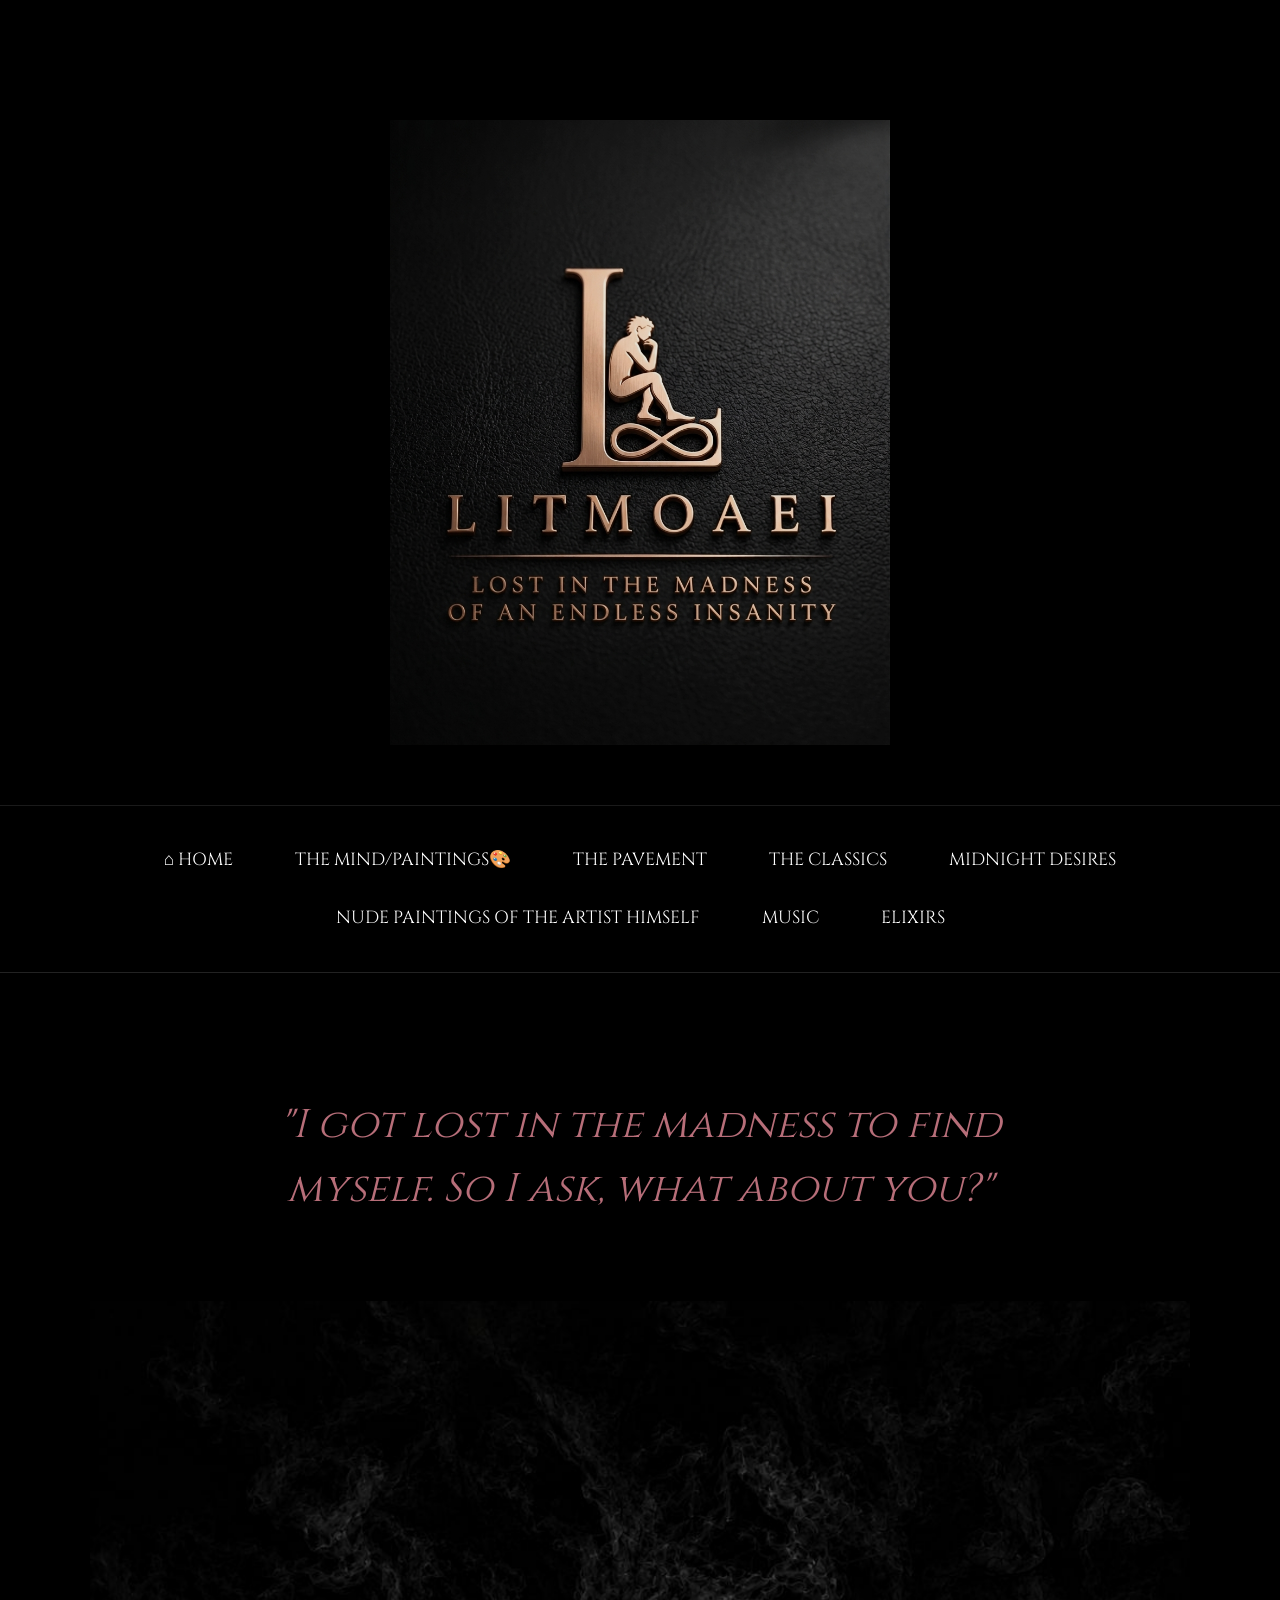
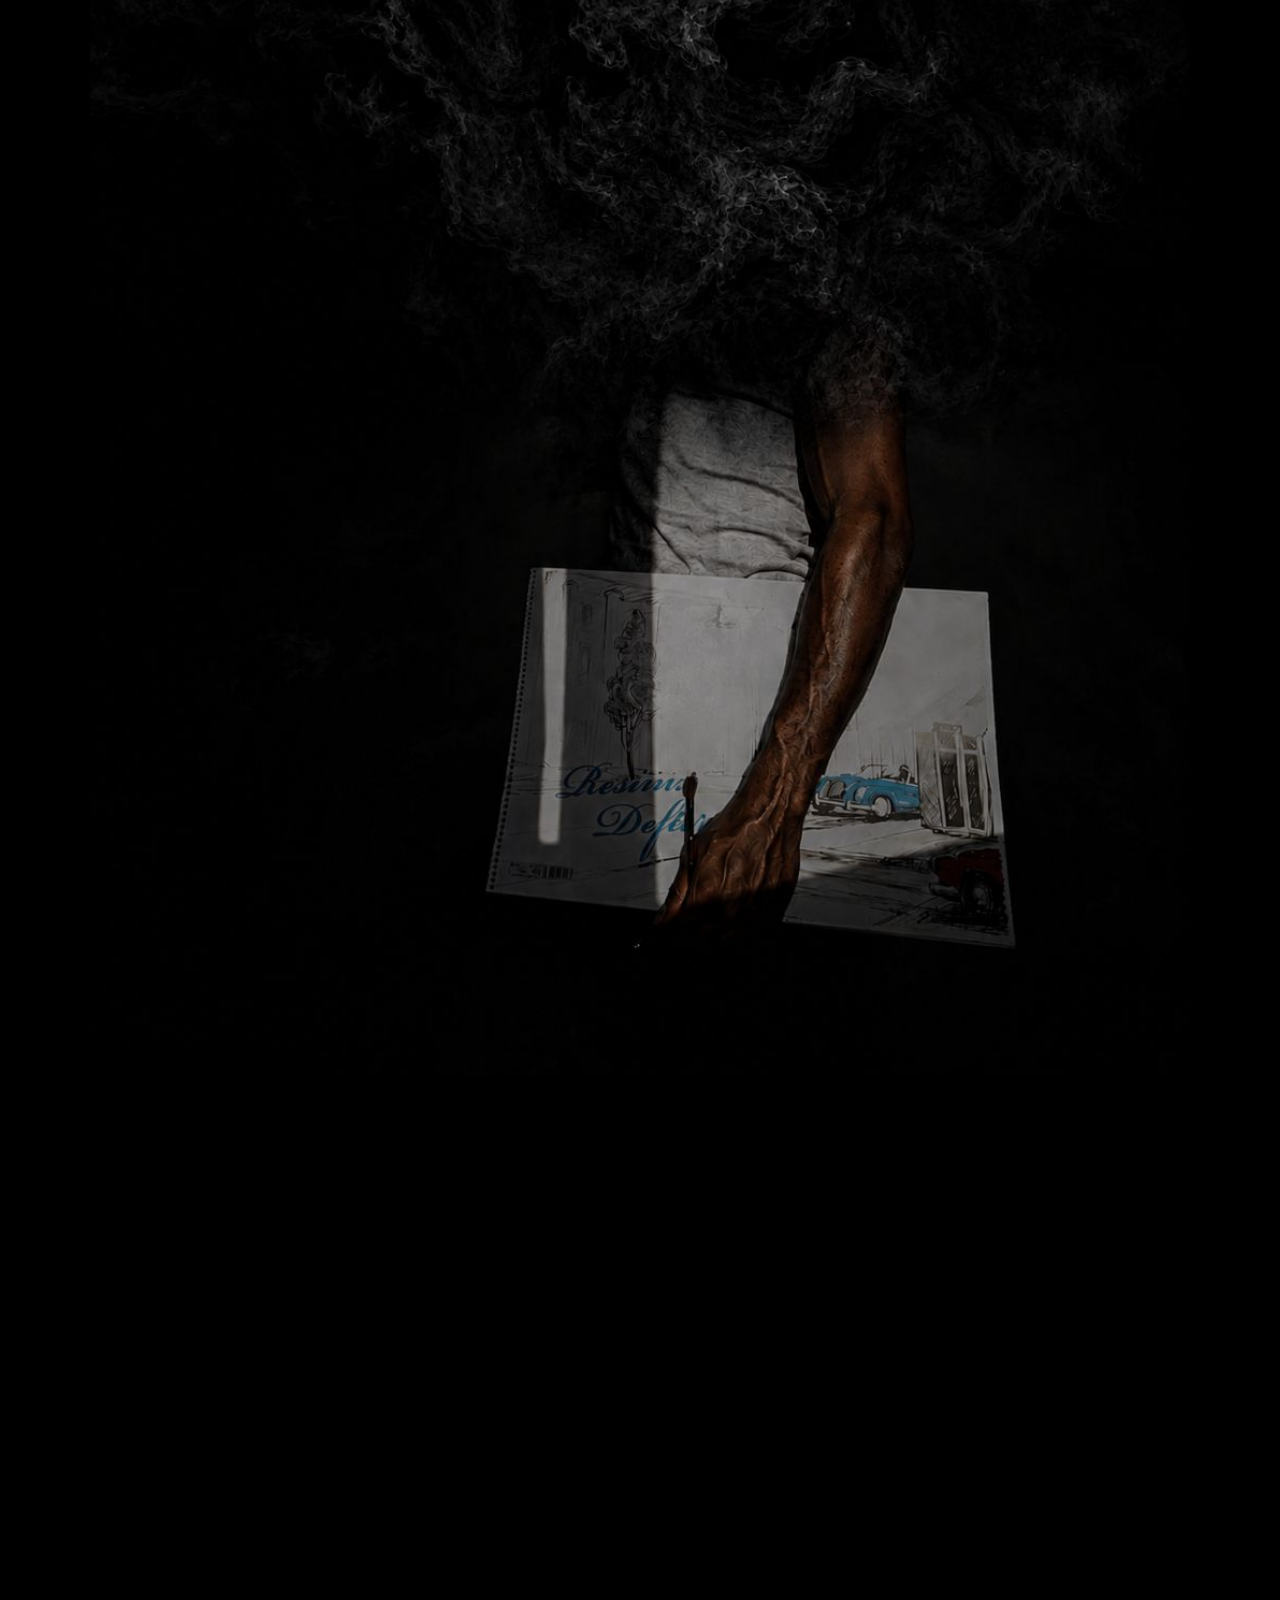
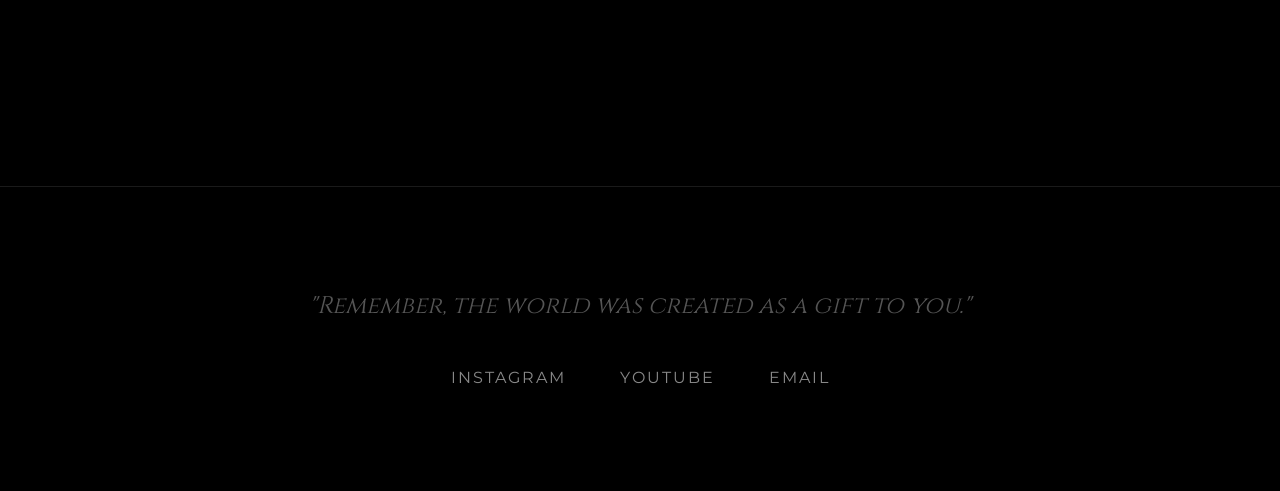
<file: index.html>
<!DOCTYPE html>
<html lang="en">
<head>
    <meta charset="UTF-8">
    <meta name="viewport" content="width=device-width, initial-scale=1.0">
    <title>LITMOAEI | A CALM MADNESS</title>
    <link href="https://fonts.googleapis.com/css2?family=Cinzel:wght@400;700;900&family=Montserrat:wght@100;200;400;700&display=swap" rel="stylesheet">
  
    <style>
        /* CORE ARCHITECTURAL STYLES */
        * { box-sizing: border-box; margin: 0; padding: 0; scroll-behavior: smooth; }
        body { background-color: #000; color: #fff; font-family: 'Montserrat', sans-serif; overflow-x: hidden; line-height: 1.6; position: relative; top: 0 !important; }
        
        /* HEADER & BRANDING */
        .header-wrapper { padding: 120px 20px 60px 20px; text-align: center; cursor: pointer; border-bottom: 1px solid #1a1a1a; position: relative; }
        .main-logo { width: 500px; max-width: 90%; display: block; margin: 0 auto; filter: brightness(0.9); }
        .welcome-text {
            font-family: 'Cinzel', serif; font-size: 3.5rem; margin-top: 40px; letter-spacing: 12px; text-transform: uppercase;
            background: linear-gradient(to right, #ffffff, #b76e79, #d4af37);
            -webkit-background-clip: text; -webkit-text-fill-color: transparent; font-weight: 900;
        }
      
        /* NAVIGATION */
        nav { width: 100%; padding: 40px 20px; background: rgba(0, 0, 0, 0.95); position: sticky; top: 0; z-index: 999; border-bottom: 1px solid #222; }
        .nav-container { display: flex; align-items: center; justify-content: center; flex-wrap: wrap; gap: 30px; max-width: 1400px; margin: 0 auto; }
        nav ul { display: flex; list-style: none; justify-content: center; gap: 30px; flex-wrap: wrap; margin: 0; }
        nav a { color: #fff; text-decoration: none; font-family: 'Cinzel', serif; font-size: 1.1rem; padding: 10px 15px; transition: all 0.4s ease; border: 1px solid transparent; cursor: pointer; }
        nav a:hover { color: #b76e79; border-bottom: 1px solid #b76e79; }
      
        /* SECTIONS */
        .page-section { display: none; padding: 40px 20px; min-height: 80vh; text-align: center; opacity: 0; transition: opacity 0.8s ease-in-out; }
        .page-section.active { display: block; opacity: 1; }
      
        /* ASSETS */
        .flush-img { width: 100%; max-width: 1100px; display: block; margin: 0 auto; border: none !important; }
        .statement-text { font-family: 'Cinzel', serif; font-size: 2.5rem; color: #b76e79; padding: 80px 20px; font-style: italic; max-width: 900px; margin: 0 auto; }
        .bespoke-text { font-family: 'Cinzel', serif; font-size: 1.2rem; color: #888; margin-bottom: 40px; font-style: italic; letter-spacing: 1px; }
      
        /* GALLERY GRID */
        .gallery-wrap {
            display: grid;
            grid-template-columns: repeat(auto-fit, minmax(300px, 1fr));
            gap: 25px;
            padding: 20px;
            justify-items: center;
            margin-bottom: 50px;
        }
        .gallery-item {
            width: 100%;
            max-width: 400px;
            background: #0f0f0f;
            border: 1px solid #1a1a1a;
            padding: 10px;
            display: flex;
            flex-direction: column;
        }
        .gallery-item img { width: 100%; height: auto; object-fit: contain; }
      
        /* CLASSIC SELECTION HUB */
        .classic-hub {
            display: flex;
            justify-content: center;
            gap: 50px;
            margin-bottom: 60px;
            padding: 40px;
            flex-wrap: wrap;
        }
        .hub-btn {
            cursor: pointer;
            text-align: center;
            transition: transform 0.3s;
        }
        .hub-btn:hover { transform: scale(1.05); }
        .hub-icon { font-size: 4rem; display: block; margin-bottom: 10px; }
      
        /* BACK BUTTON */
        .back-btn {
            display: inline-block;
            margin: 60px 0 40px 0;
            padding: 18px 40px;
            border: 1px solid #b76e79;
            color: #fff;
            text-decoration: none;
            font-family: 'Cinzel', serif;
            font-size: 1.2rem;
            transition: all 0.4s ease;
        }
        .back-btn:hover {
            background: #b76e79;
            color: #000;
        }
      
        /* MUSIC SECTION STYLES */
        .music-section {
            display: grid;
            grid-template-columns: repeat(auto-fit, minmax(280px, 1fr));
            gap: 30px;
            padding: 40px 20px;
            max-width: 1400px;
            margin: 0 auto;
        }
        .music-item {
            text-align: center;
            transition: transform 0.3s ease;
        }
        .music-item:hover { transform: scale(1.03); }
        .music-img {
            width: 100%;
            max-width: 100%;
            height: auto;
            border: 1px solid #1a1a1a;
            background: #0f0f0f;
            object-fit: contain;
            margin-bottom: 20px;
        }
        .listen-box {
            display: inline-block;
            background: rgba(0, 0, 0, 0.95);
            border: 2px solid #b76e79;
            padding: 14px 32px;
            font-family: 'Cinzel', serif;
            font-size: 1.15rem;
            color: #fff;
            text-decoration: none;
            transition: all 0.4s ease;
            cursor: pointer;
            letter-spacing: 1px;
        }
        .listen-box:hover {
            background: #b76e79;
            color: #000;
            transform: translateY(-2px);
        }
      
        /* PAYMENT PROTOCOLS */
        .overlay-dimmer {
            display: none;
            position: fixed;
            top: 0;
            left: 0;
            width: 100%;
            height: 100%;
            background: rgba(0,0,0,0.98);
            z-index: 2000;
            overflow-y: auto;
            padding: 40px;
        }
        .payment-card {
            max-width: 900px;
            margin: 0 auto;
            border: 1px solid #b76e79;
            padding: 50px;
            text-align: left;
            background: #000;
        }
        .payment-grid {
            display: grid;
            grid-template-columns: 1fr 1fr;
            gap: 20px;
            margin-top: 20px;
        }
        .currency-block {
            border: 1px solid #222;
            padding: 20px;
            background: #0a0a0a;
            font-size: 0.9rem;
        }
        .security-warning {
            color: #b76e79;
            border: 1px solid #b76e79;
            padding: 20px;
            margin-top: 20px;
            text-align: center;
            font-family: 'Cinzel';
            font-weight: bold;
            font-size: 1.1rem;
        }
        .qr-container {
            text-align: center;
            margin-top: 30px;
            border: 1px solid #222;
            padding: 20px;
        }
        .qr-img {
            width: 200px;
            height: 200px;
            background: #fff;
            margin: 10px auto;
        }
     
        .btn-order {
            display: block;
            width: 100%;
            padding: 20px;
            border: 1px solid #b76e79;
            color: #fff;
            text-align: center;
            text-decoration: none;
            margin-top: 15px;
            cursor: pointer;
            font-family: 'Cinzel', serif;
            font-size: 1.1rem;
            transition: background 0.3s ease;
            background: transparent;
        }
        .btn-order:hover {
            background: #b76e79;
            color: #000;
        }
        /* FOOTER */
        .footer-section {
            padding: 100px 20px;
            text-align: center;
            border-top: 1px solid #1a1a1a;
            margin-top: 100px;
        }
        .goodbye-quote {
            font-family: 'Cinzel', serif;
            font-size: 1.5rem;
            color: #555;
            margin-bottom: 40px;
            font-style: italic;
        }
        .footer-links a {
            color: #888;
            margin: 0 25px;
            font-size: 1rem;
            text-decoration: none;
            text-transform: uppercase;
            letter-spacing: 2px;
        }
     
        @media (max-width: 600px) {
            .welcome-text { font-size: 2rem !important; }
            .music-section { grid-template-columns: 1fr; gap: 20px; }
            .nav-container { gap: 15px; }
        }
    </style>
</head>
<body>

    <header class="header-wrapper" onclick="showPage('home')">
        <img src="Logo.jpg" alt="Litmoaei" class="main-logo" style="transition: filter 0.4s ease;">
    </header>

    <nav>
        <div class="nav-container">
            <ul>
                <li><a onclick="showPage('home')">⌂ HOME</a></li>
                <li><a href="mind.html">THE MIND/PAINTINGS🎨</a></li>
                <li><a href="pavement.html">THE PAVEMENT</a></li>
                <li><a href="classics.html">THE CLASSICS</a></li>
                <li><a href="midnight-desire.html">MIDNIGHT DESIRES</a></li>
                <li><a href="nudes.html">NUDE PAINTINGS OF THE ARTIST HIMSELF</a></li>
                <li><a href="music.html">MUSIC</a></li>
                <li><a onclick="showPage('elixirs')">ELIXIRS</a></li>
            </ul>
        </div>
    </nav>

    <div id="payment-overlay" class="overlay-dimmer">
        <button onclick="closeOrder()" style="float:right; background:none; border:none; color:#fff; padding:10px; cursor:pointer; font-size: 1.5rem;">CLOSE X</button>
        <div class="payment-card">
            <h2 style="font-family:Cinzel; margin-bottom:20px;">SECURE PAYMENT PROTOCOLS</h2>
            <div class="payment-grid">
                <div class="currency-block"><strong>USD Account:</strong><br>Bank: Lead Bank<br>Account: 211290637762<br>Routing: 101019644</div>
                <div class="currency-block"><strong>GBP Account:</strong><br>Bank: Clear Junction Ltd<br>Account: 42592550<br>Sort Code: 04-13-07</div>
                <div class="currency-block"><strong>EUR Account:</strong><br>Bank: Clear Junction Ltd<br>IBAN: GB57CLJU04130742592550<br>Swift: CLJUGB21XXX</div>
                <div class="currency-block"><strong>NGN Account:</strong><br>Bank: Eco Bank<br>Account: 2971079059<br>Account Name: CHUKS EDOCHIE</div>
            </div>
            <div class="qr-container">
                <strong>USDT (TRC20) PAYMENT:</strong>
                <div class="qr-img"><img src="ustd QR code.jpeg" alt="USDT QR Code" style="width:100%; height:100%;"></div>
                <p style="font-size: 0.8rem; word-break: break-all;">Address: TPGwSuiMSB2oYgL6JyKA9QHgPMZi4VjLX9</p>
                <div class="security-warning">⚠️ WARNING: ONLY SEND VIA THE TRC20 NETWORK.</div>
            </div>
            <div style="margin-top: 40px; border-top: 1px solid #b76e79; padding-top: 30px; text-align: center;">
                <h3 id="order-title" style="font-family:Cinzel; color:#fff; margin-bottom:10px;">COMMISSION YOUR PIECE</h3>
                <a id="ig-commission-link" href="#" target="_blank" style="display:block; padding:20px; background:#b76e79; color:#000; text-decoration:none; font-family:'Cinzel'; font-weight:bold; letter-spacing:2px; font-size:1.1rem;">SEND SPECIFICATIONS</a>
            </div>
        </div>
    </div>

    <section id="home" class="page-section active">
        <div class="statement-text">"I got lost in the madness to find myself. So I ask, what about you?"</div>
        <img src="I got lost in the madness to find myself.jpeg" class="flush-img">
        <video autoplay muted loop playsinline class="flush-img" style="margin-top:20px;"><source src="THE MAD HALL, ART ROOM.mp4" type="video/mp4"></video>
    </section>
 
    <section id="elixirs" class="page-section">
        <div class="statement-text">THE ELIXIRS</div>
        <div class="gallery-wrap">
            <div class="gallery-item"><img src="Drink.jpg"><button class="btn-order" onclick="openOrder('Drink')">enquire</button></div>
        </div>
    </section>

    <footer class="footer-section">
        <div class="goodbye-quote">"Remember, the world was created as a gift to you."</div>
        <div class="footer-links">
            <a href="https://www.instagram.com/rony_willz/" target="_blank">INSTAGRAM</a>
            <a href="https://www.youtube.com/@LITMOAEI" target="_blank">YOUTUBE</a>
            <a href="mailto:Litmoaei@gmail.com">EMAIL</a>
        </div>
    </footer>

    <script>
        // Core View Routing Controller
        function showPage(sectionId) {
            const sections = document.querySelectorAll('.page-section');
            sections.forEach(sec => {
                sec.classList.remove('active');
                sec.style.opacity = '0';
            });
            
            const target = document.getElementById(sectionId);
            if (target) {
                target.classList.add('active');
                setTimeout(() => {
                    target.style.opacity = '1';
                }, 50);
                window.scrollTo({ top: 0, behavior: 'smooth' });
            }
        }
        // Overlay Commission Controller
        function openOrder(pieceName) {
            document.getElementById('order-title').innerText = "COMMISSION: " + pieceName.toUpperCase();
            document.getElementById('ig-commission-link').href = "https://www.ig/m/rony_willz/";
            document.getElementById('payment-overlay').style.display = 'block';
        }
        function closeOrder() {
            document.getElementById('payment-overlay').style.display = 'none';
        }
    </script>
</body>
</html>
</file>
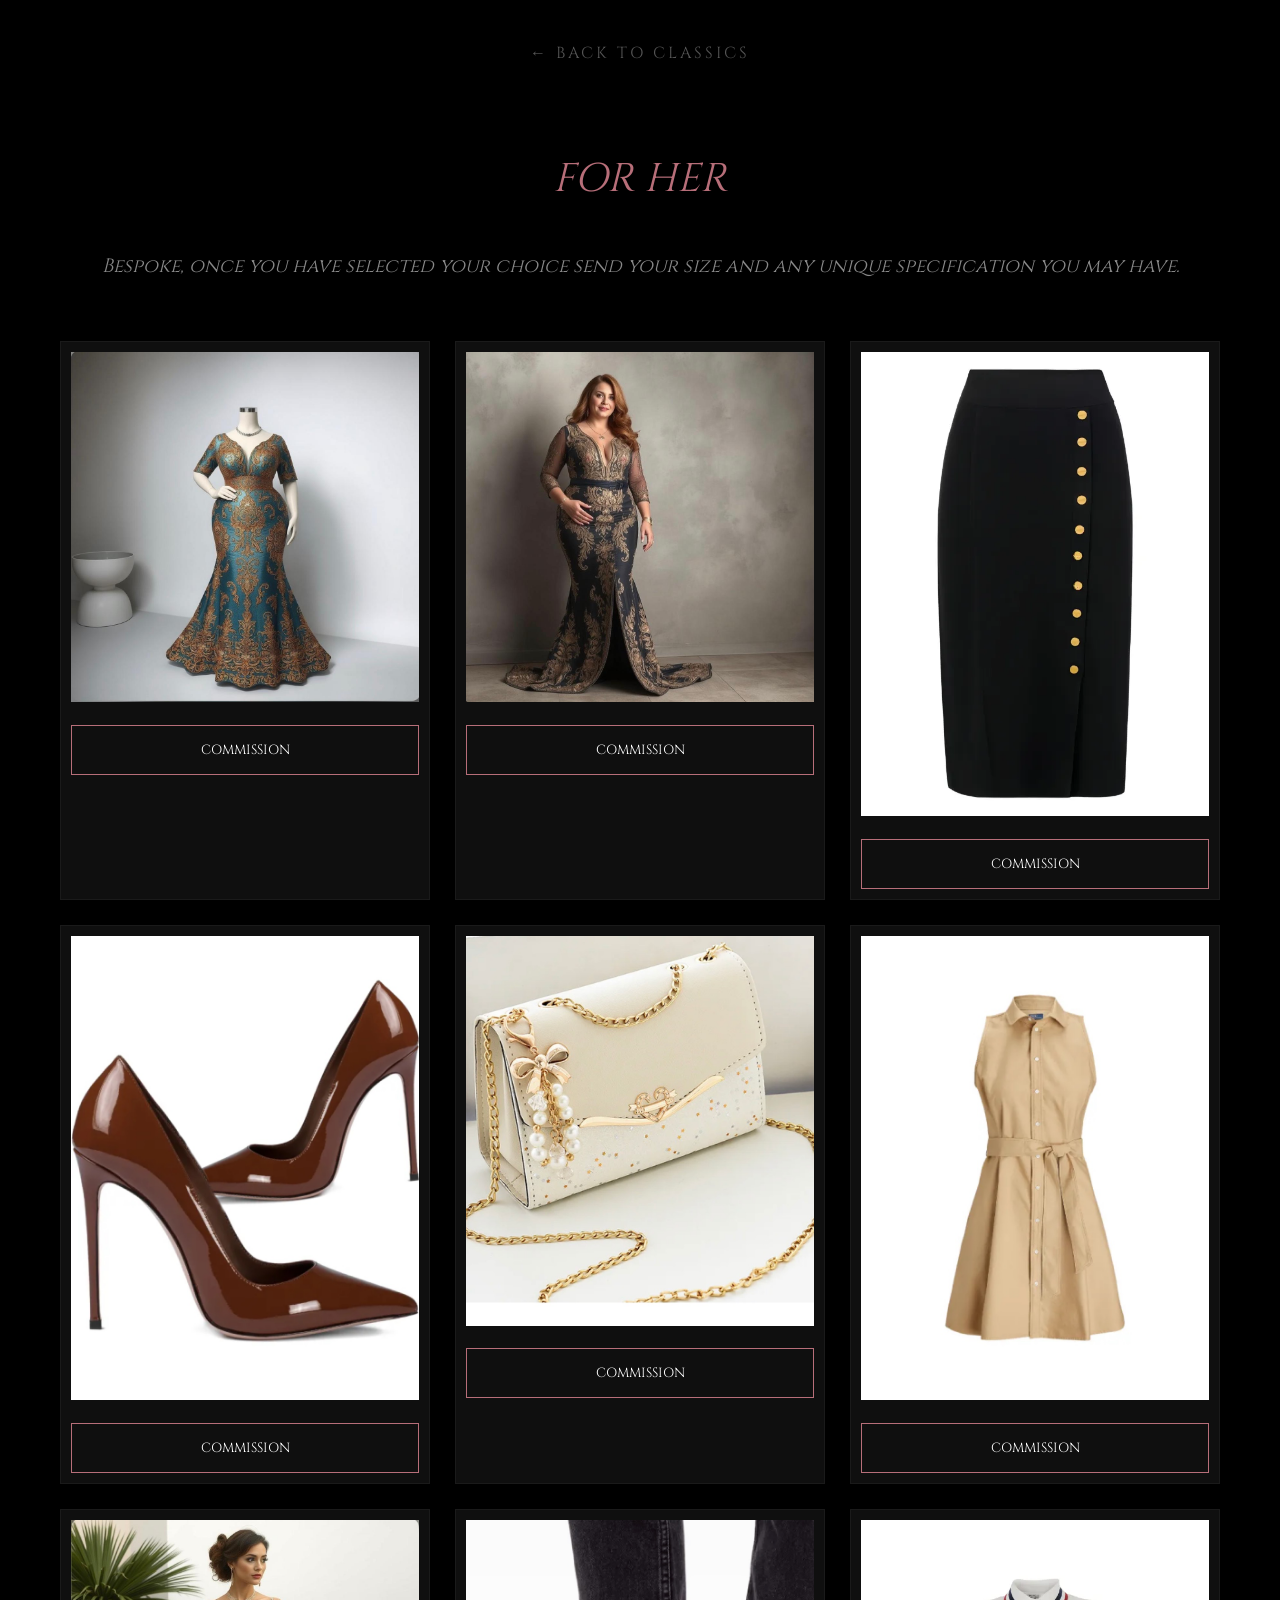
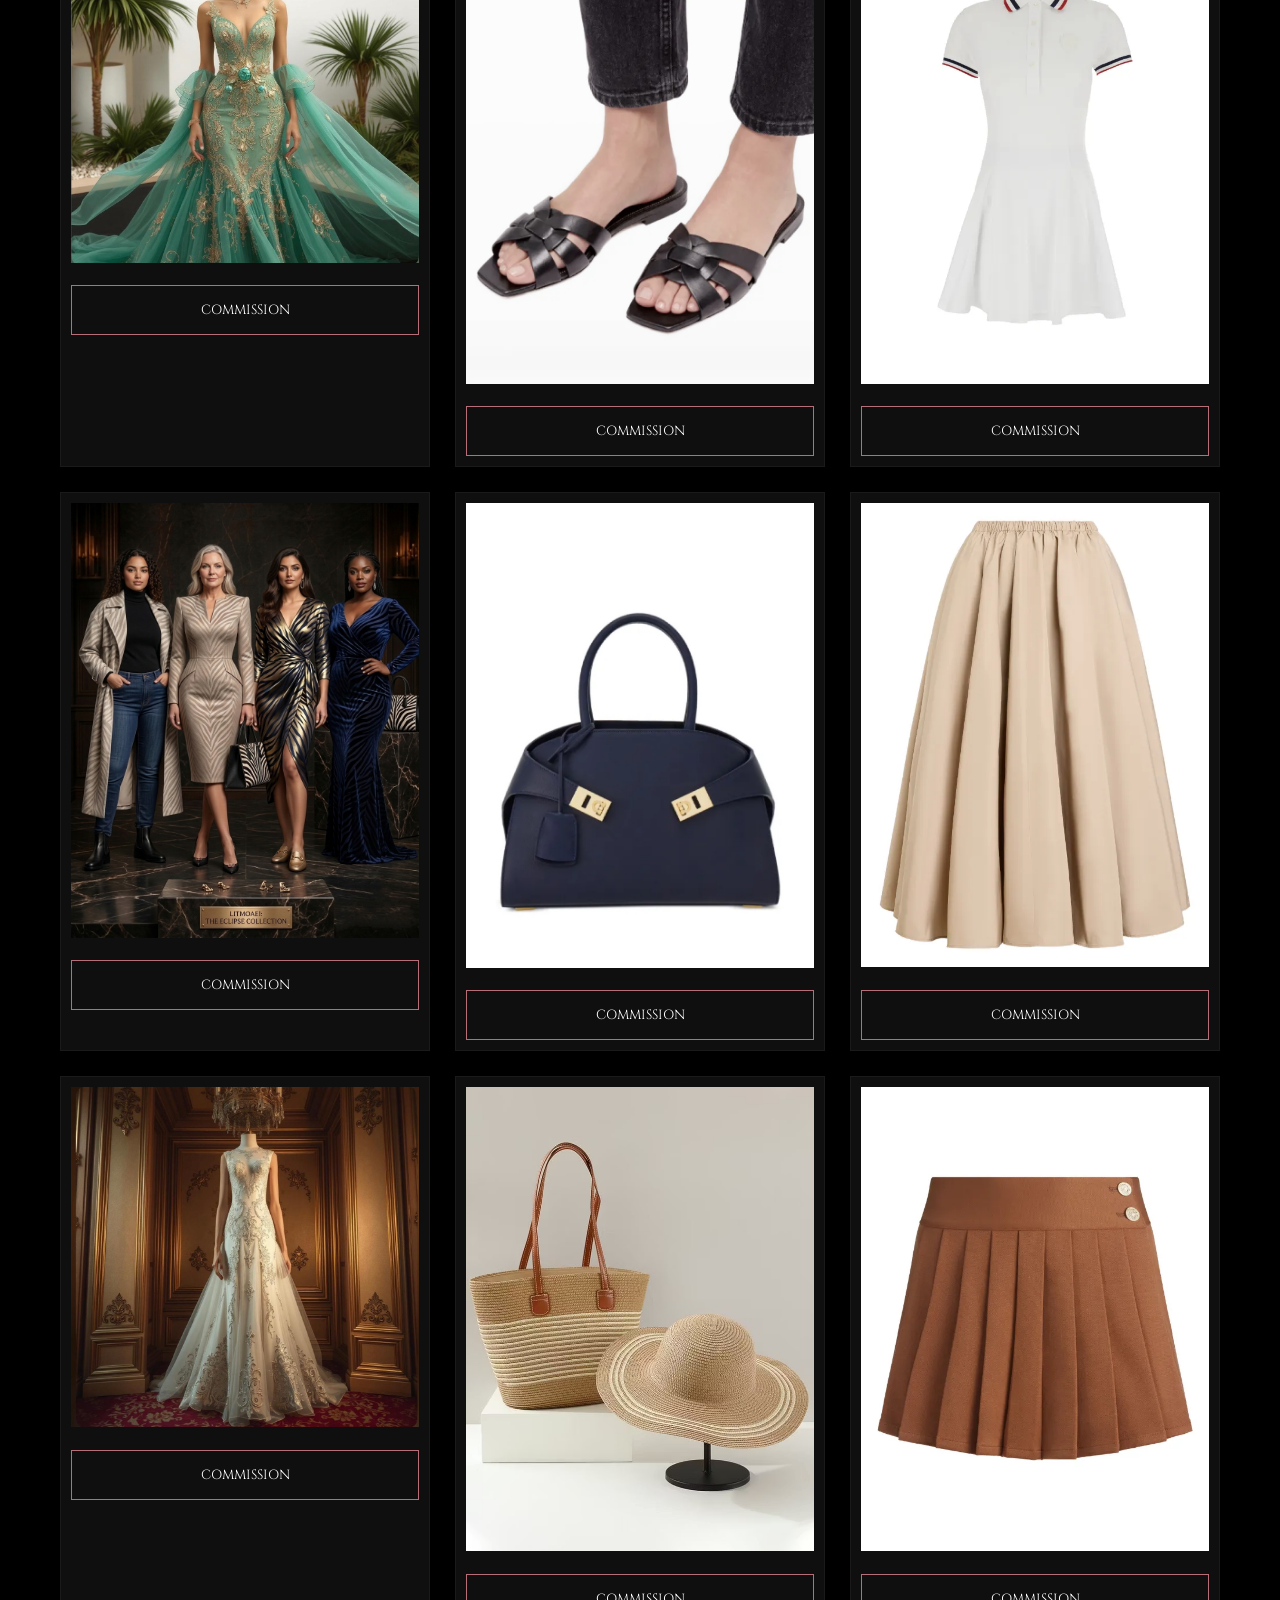
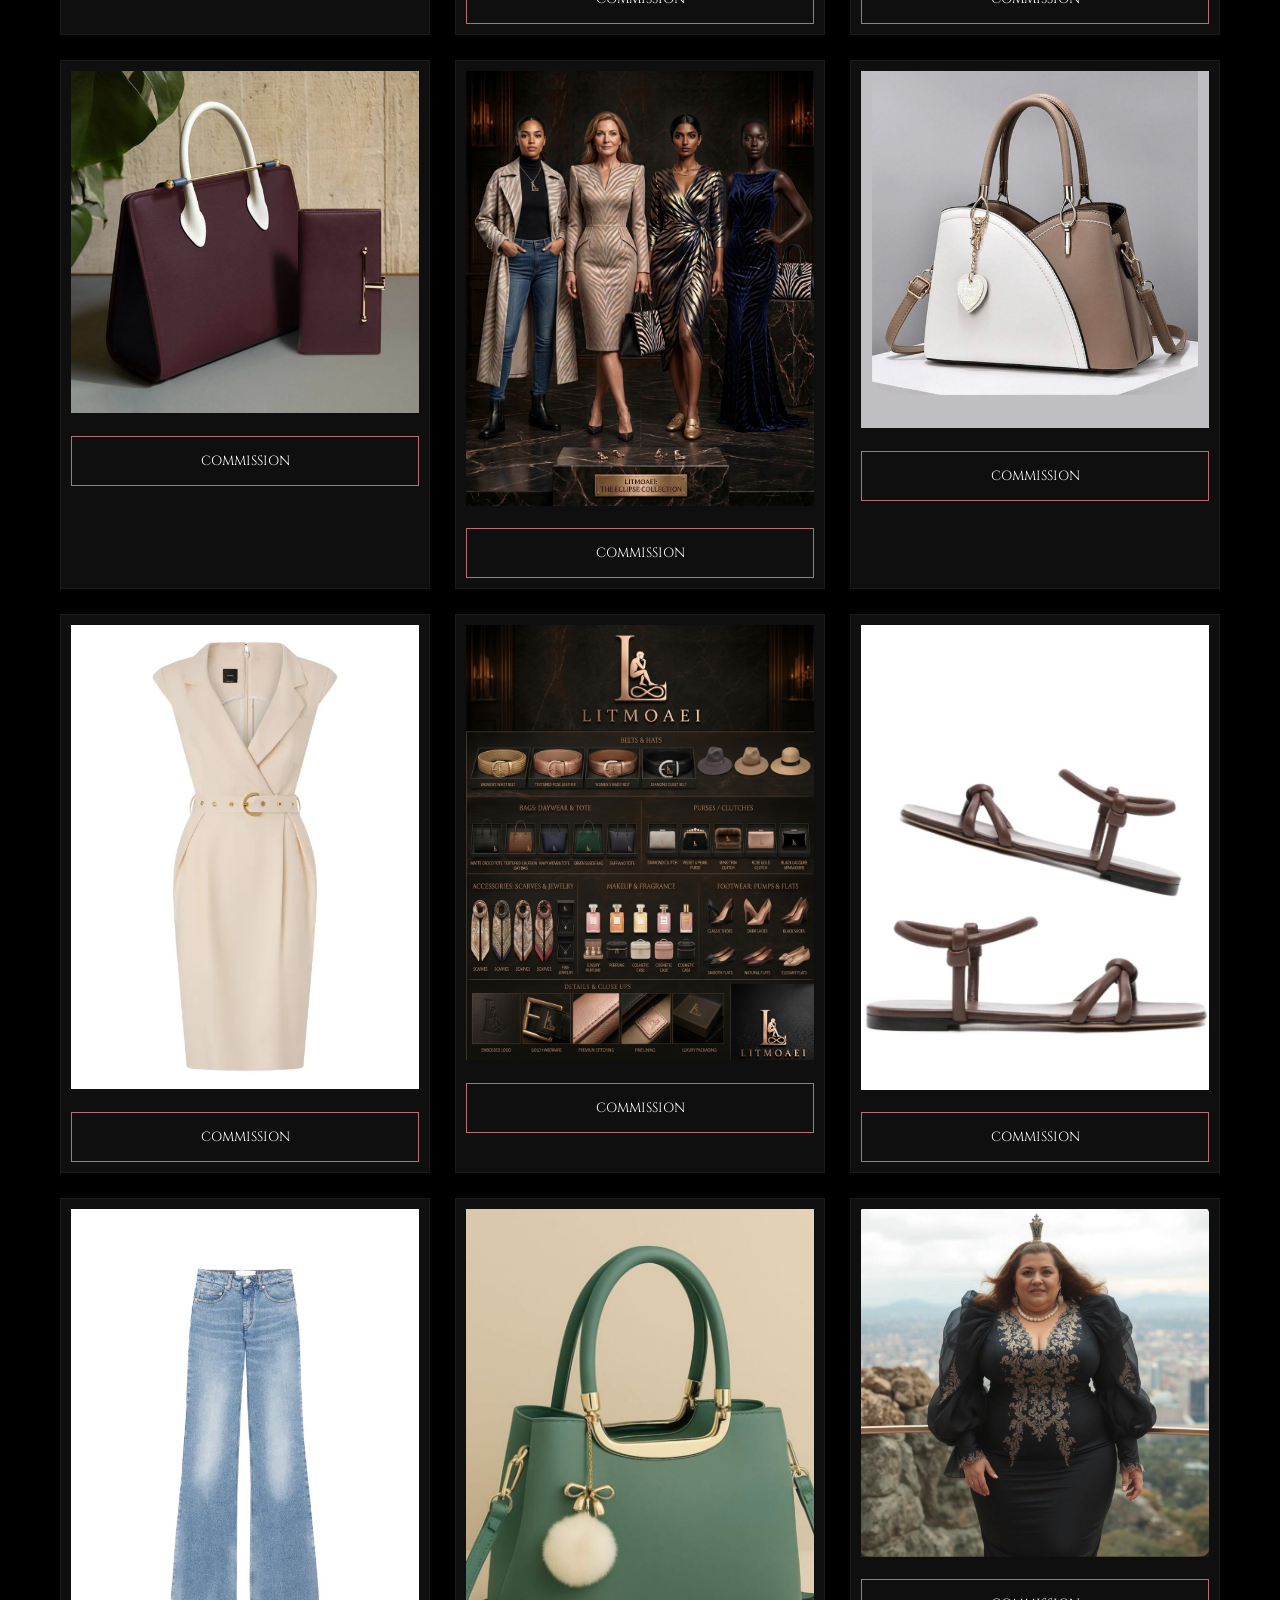
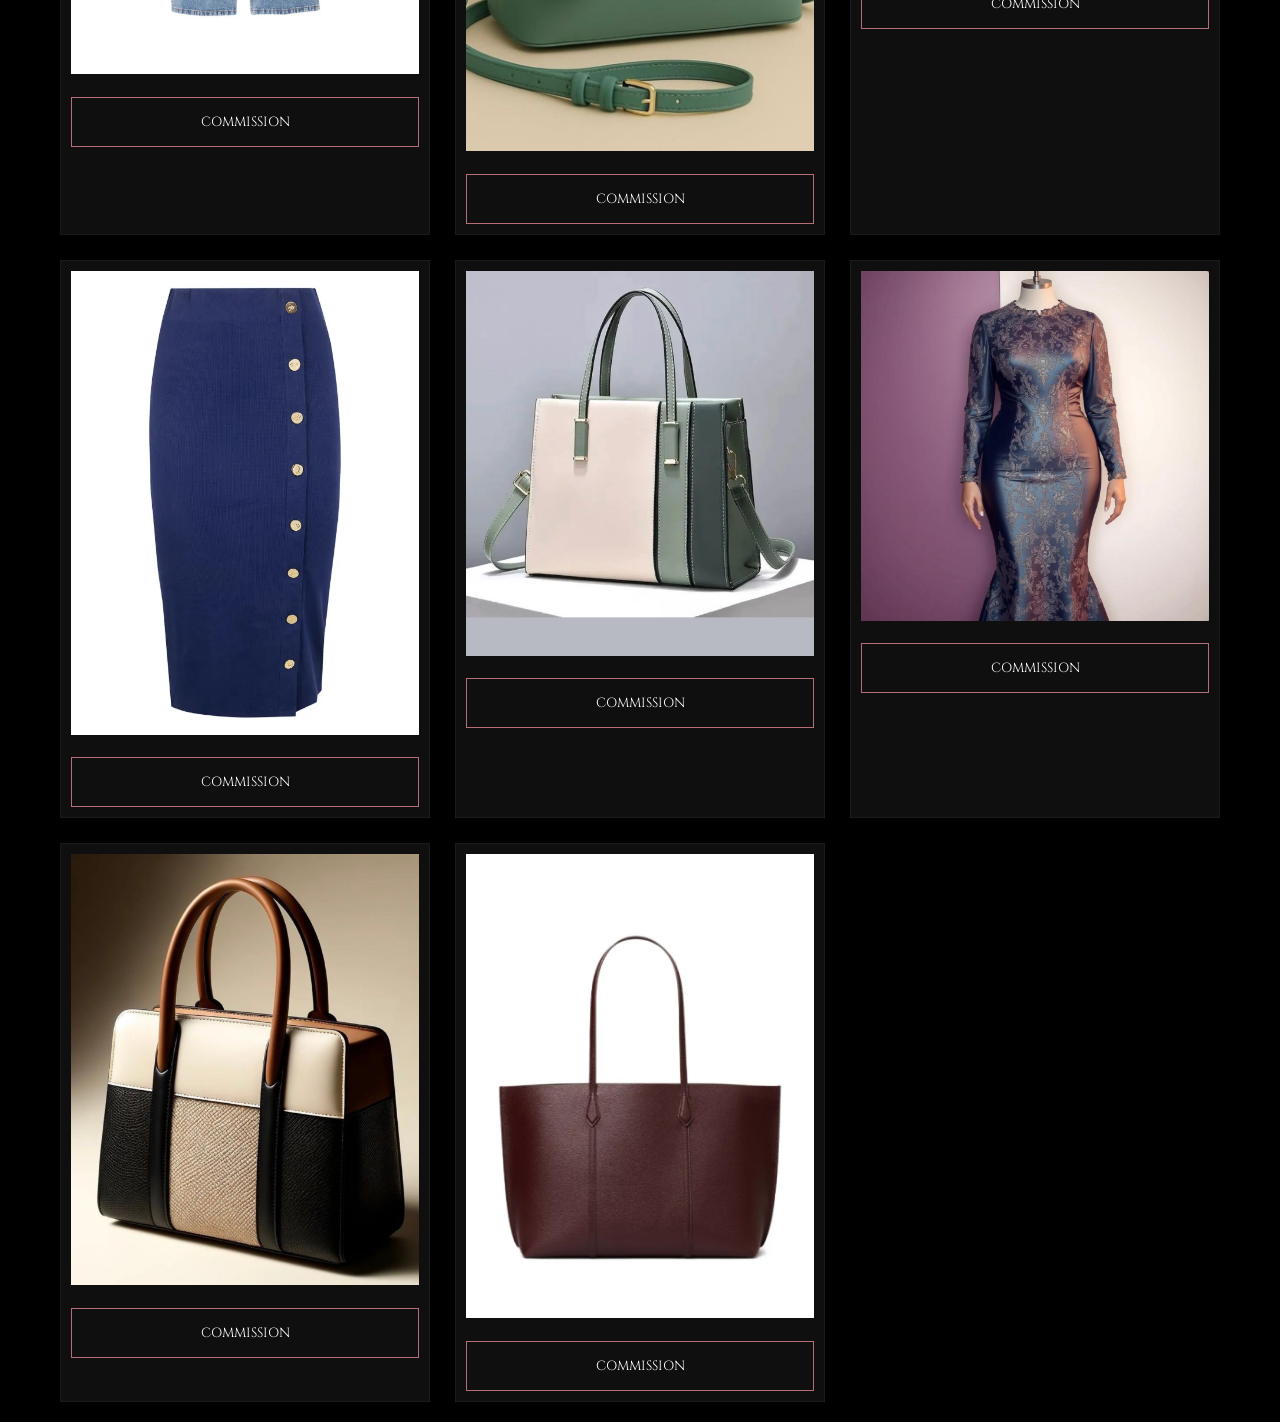
<file: classics-her.html>
<!DOCTYPE html>
<html lang="en">
<head>
    <meta charset="UTF-8">
    <meta name="viewport" content="width=device-width, initial-scale=1.0">
    <title>THE CLASSICS | FOR HER | LITMOAEI</title>
    <link href="https://fonts.googleapis.com/css2?family=Cinzel:wght@400;700;900&family=Montserrat:wght@100;200;400;700&display=swap" rel="stylesheet">
  
    <style>
        * { box-sizing: border-box; margin: 0; padding: 0; }
        body { background-color: #000; color: #fff; font-family: 'Montserrat', sans-serif; line-height: 1.6; }
        
        .back-nav { padding: 40px 20px; text-align: center; }
        .back-nav a { color: #555; text-decoration: none; font-family: 'Cinzel', serif; font-size: 1rem; letter-spacing: 3px; transition: color 0.3s; }
        .back-nav a:hover { color: #b76e79; }

        .statement-text { font-family: 'Cinzel', serif; font-size: 2.5rem; color: #b76e79; padding: 40px 20px; text-align: center; font-style: italic; }
        .bespoke-text { font-family: 'Cinzel', serif; font-size: 1.2rem; color: #888; text-align: center; margin-bottom: 40px; font-style: italic; }

        .gallery-wrap { display: grid; grid-template-columns: repeat(auto-fit, minmax(300px, 1fr)); gap: 25px; padding: 20px; max-width: 1200px; margin: 0 auto; }
        .gallery-item { background: #0f0f0f; border: 1px solid #1a1a1a; padding: 10px; }
        .gallery-item img { width: 100%; height: auto; }
        
        .btn-order { display: block; width: 100%; padding: 15px; border: 1px solid #b76e79; color: #fff; text-align: center; text-decoration: none; margin-top: 15px; cursor: pointer; background: transparent; font-family: 'Cinzel', serif; }
        .btn-order:hover { background: #b76e79; color: #000; }

        /* PAYMENT OVERLAY */
        .overlay-dimmer { display: none; position: fixed; top: 0; left: 0; width: 100%; height: 100%; background: rgba(0,0,0,0.98); z-index: 2000; overflow-y: auto; padding: 40px; }
        .payment-card { max-width: 900px; margin: 0 auto; border: 1px solid #b76e79; padding: 50px; background: #000; }
        .payment-grid { display: grid; grid-template-columns: 1fr 1fr; gap: 20px; margin-top: 20px; }
        .currency-block { border: 1px solid #222; padding: 20px; background: #0a0a0a; font-size: 0.9rem; }
        .qr-container { text-align: center; margin-top: 30px; border: 1px solid #222; padding: 20px; }
        .qr-img { width: 200px; height: 200px; background: #fff; margin: 10px auto; }
        .security-warning { color: #b76e79; border: 1px solid #b76e79; padding: 15px; margin-top: 20px; font-family: 'Cinzel'; }
    </style>
</head>
<body>

    <nav class="back-nav">
        <a href="classics.html">← BACK TO CLASSICS</a>
    </nav>

    <div class="statement-text">FOR HER</div>
    <div class="bespoke-text">Bespoke, once you have selected your choice send your size and any unique specification you may have.</div>

    <div class="gallery-wrap">
        <div class="gallery-item"><img src="Classic 1.jpg"><button class="btn-order" onclick="openOrder('Classic 1')">COMMISSION</button></div>
        <div class="gallery-item"><img src="Classic 15.jpg"><button class="btn-order" onclick="openOrder('Classic 15')">COMMISSION</button></div>
        <div class="gallery-item"><img src="f casual 3.WEBP"><button class="btn-order" onclick="openOrder('f casual 3')">COMMISSION</button></div>
        <div class="gallery-item"><img src="f classic 23.JPG"><button class="btn-order" onclick="openOrder('f classic 23')">COMMISSION</button></div>
        <div class="gallery-item"><img src="f classic 29.jpg"><button class="btn-order" onclick="openOrder('f classic 29')">COMMISSION</button></div>
        <div class="gallery-item"><img src="f casual 1.JPG"><button class="btn-order" onclick="openOrder('f casual 1')">COMMISSION</button></div>
        <div class="gallery-item"><img src="Classic 18.jpg"><button class="btn-order" onclick="openOrder('Classic 18')">COMMISSION</button></div>
        <div class="gallery-item"><img src="f classic 21.JPG"><button class="btn-order" onclick="openOrder('f classic 21')">COMMISSION</button></div>
        <div class="gallery-item"><img src="f casual 9.WEBP"><button class="btn-order" onclick="openOrder('f casual 9')">COMMISSION</button></div>
        <div class="gallery-item"><img src="Classic 6.png"><button class="btn-order" onclick="openOrder('Classic 6')">COMMISSION</button></div>
        <div class="gallery-item"><img src="f classic 27.JPG"><button class="btn-order" onclick="openOrder('f classic 27')">COMMISSION</button></div>
        <div class="gallery-item"><img src="f casual 5.WEBP"><button class="btn-order" onclick="openOrder('f casual 5')">COMMISSION</button></div>
        <div class="gallery-item"><img src="Classic 19.jpg"><button class="btn-order" onclick="openOrder('Classic 19')">COMMISSION</button></div>
        <div class="gallery-item"><img src="f classic 32.AVIF"><button class="btn-order" onclick="openOrder('f classic 32')">COMMISSION</button></div>
        <div class="gallery-item"><img src="f casual 2.WEBP"><button class="btn-order" onclick="openOrder('f casual 2')">COMMISSION</button></div>
        <div class="gallery-item"><img src="f classic 25.JPG"><button class="btn-order" onclick="openOrder('f classic 25')">COMMISSION</button></div>
        <div class="gallery-item"><img src="Classic 5.png"><button class="btn-order" onclick="openOrder('Classic 5')">COMMISSION</button></div>
        <div class="gallery-item"><img src="f classic 31.jpg"><button class="btn-order" onclick="openOrder('f classic 31')">COMMISSION</button></div>
        <div class="gallery-item"><img src="f casual 8.WEBP"><button class="btn-order" onclick="openOrder('f casual 8')">COMMISSION</button></div>
        <div class="gallery-item"><img src="Classic 8.jpg"><button class="btn-order" onclick="openOrder('Classic 8')">COMMISSION</button></div>
        <div class="gallery-item"><img src="f classic 22.JPG"><button class="btn-order" onclick="openOrder('f classic 22')">COMMISSION</button></div>
        <div class="gallery-item"><img src="f casual 10.WEBP"><button class="btn-order" onclick="openOrder('f casual 10')">COMMISSION</button></div>
        <div class="gallery-item"><img src="f classic 28.jpg"><button class="btn-order" onclick="openOrder('f classic 28')">COMMISSION</button></div>
        <div class="gallery-item"><img src="Classic 16.jpg"><button class="btn-order" onclick="openOrder('Classic 16')">COMMISSION</button></div>
        <div class="gallery-item"><img src="f casual 4.WEBP"><button class="btn-order" onclick="openOrder('f casual 4')">COMMISSION</button></div>
        <div class="gallery-item"><img src="f classic 24.JPG"><button class="btn-order" onclick="openOrder('f classic 24')">COMMISSION</button></div>
        <div class="gallery-item"><img src="Classic 17.jpg"><button class="btn-order" onclick="openOrder('Classic 17')">COMMISSION</button></div>
        <div class="gallery-item"><img src="f classic 30.jpg"><button class="btn-order" onclick="openOrder('f classic 30')">COMMISSION</button></div>
        <div class="gallery-item"><img src="f classic 26.JPG"><button class="btn-order" onclick="openOrder('f classic 26')">COMMISSION</button></div>
    </div>

    <div id="payment-overlay" class="overlay-dimmer">
        <button onclick="closeOrder()" style="float:right; background:none; border:none; color:#fff; padding:10px; cursor:pointer; font-size: 1.5rem;">CLOSE X</button>
        <div class="payment-card">
            <h2 style="font-family:Cinzel; margin-bottom:20px;">SECURE PAYMENT PROTOCOLS</h2>
            <div class="payment-grid">
                <div class="currency-block"><strong>USD Account:</strong><br>Bank: Lead Bank<br>Account: 211290637762<br>Routing: 101019644</div>
                <div class="currency-block"><strong>GBP Account:</strong><br>Bank: Clear Junction Ltd<br>Account: 42592550<br>Sort Code: 04-13-07</div>
                <div class="currency-block"><strong>EUR Account:</strong><br>Bank: Clear Junction Ltd<br>IBAN: GB57CLJU04130742592550<br>Swift: CLJUGB21XXX</div>
                <div class="currency-block"><strong>NGN Account:</strong><br>Bank: Eco Bank<br>Account: 2971079059<br>Account Name: CHUKS EDOCHIE</div>
            </div>
            <div class="qr-container">
                <strong>USDT (TRC20) PAYMENT:</strong>
                <div class="qr-img"><img src="ustd QR code.jpeg" alt="USDT QR Code" style="width:100%; height:100%;"></div>
                <p style="font-size: 0.8rem; word-break: break-all;">Address: TPGwSuiMSB2oYgL6JyKA9QHgPMZi4VjLX9</p>
                <div class="security-warning">⚠️ WARNING: ONLY SEND VIA THE TRC20 NETWORK.</div>
            </div>
            <div style="margin-top: 40px; border-top: 1px solid #b76e79; padding-top: 30px; text-align: center;">
                <h3 id="order-title" style="font-family:Cinzel; color:#fff; margin-bottom:10px;">COMMISSION YOUR PIECE</h3>
                <a id="ig-commission-link" href="#" target="_blank" style="display:block; padding:20px; background:#b76e79; color:#000; text-decoration:none; font-family:'Cinzel'; font-weight:bold; letter-spacing:2px; font-size:1.1rem;">SEND SPECIFICATIONS</a>
            </div>
        </div>
    </div>
    <script>
        function openOrder(pieceName) {
            document.getElementById('order-title').innerText = "COMMISSION: " + pieceName.toUpperCase();
            document.getElementById('payment-overlay').style.display = 'block';
        }
        function closeOrder() {
            document.getElementById('payment-overlay').style.display = 'none';
        }
    </script>
</body>
</html>
</file>
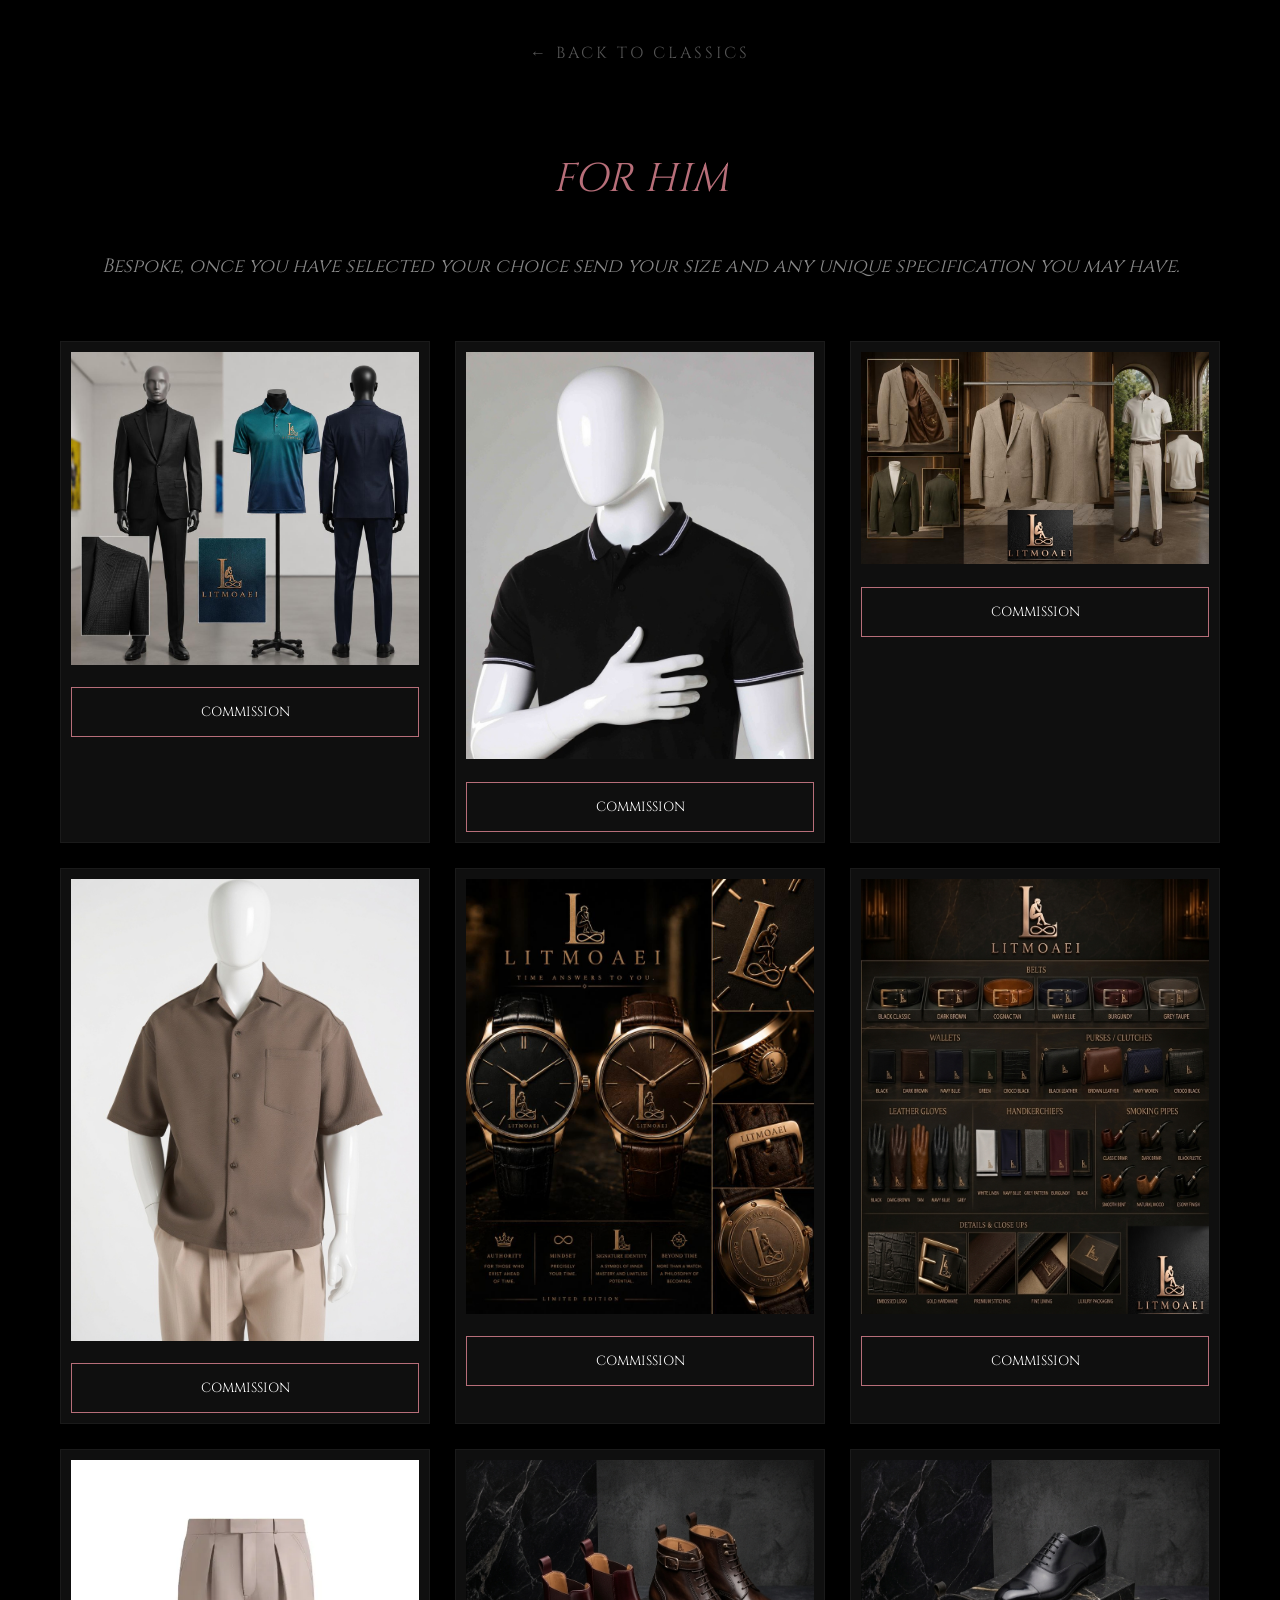
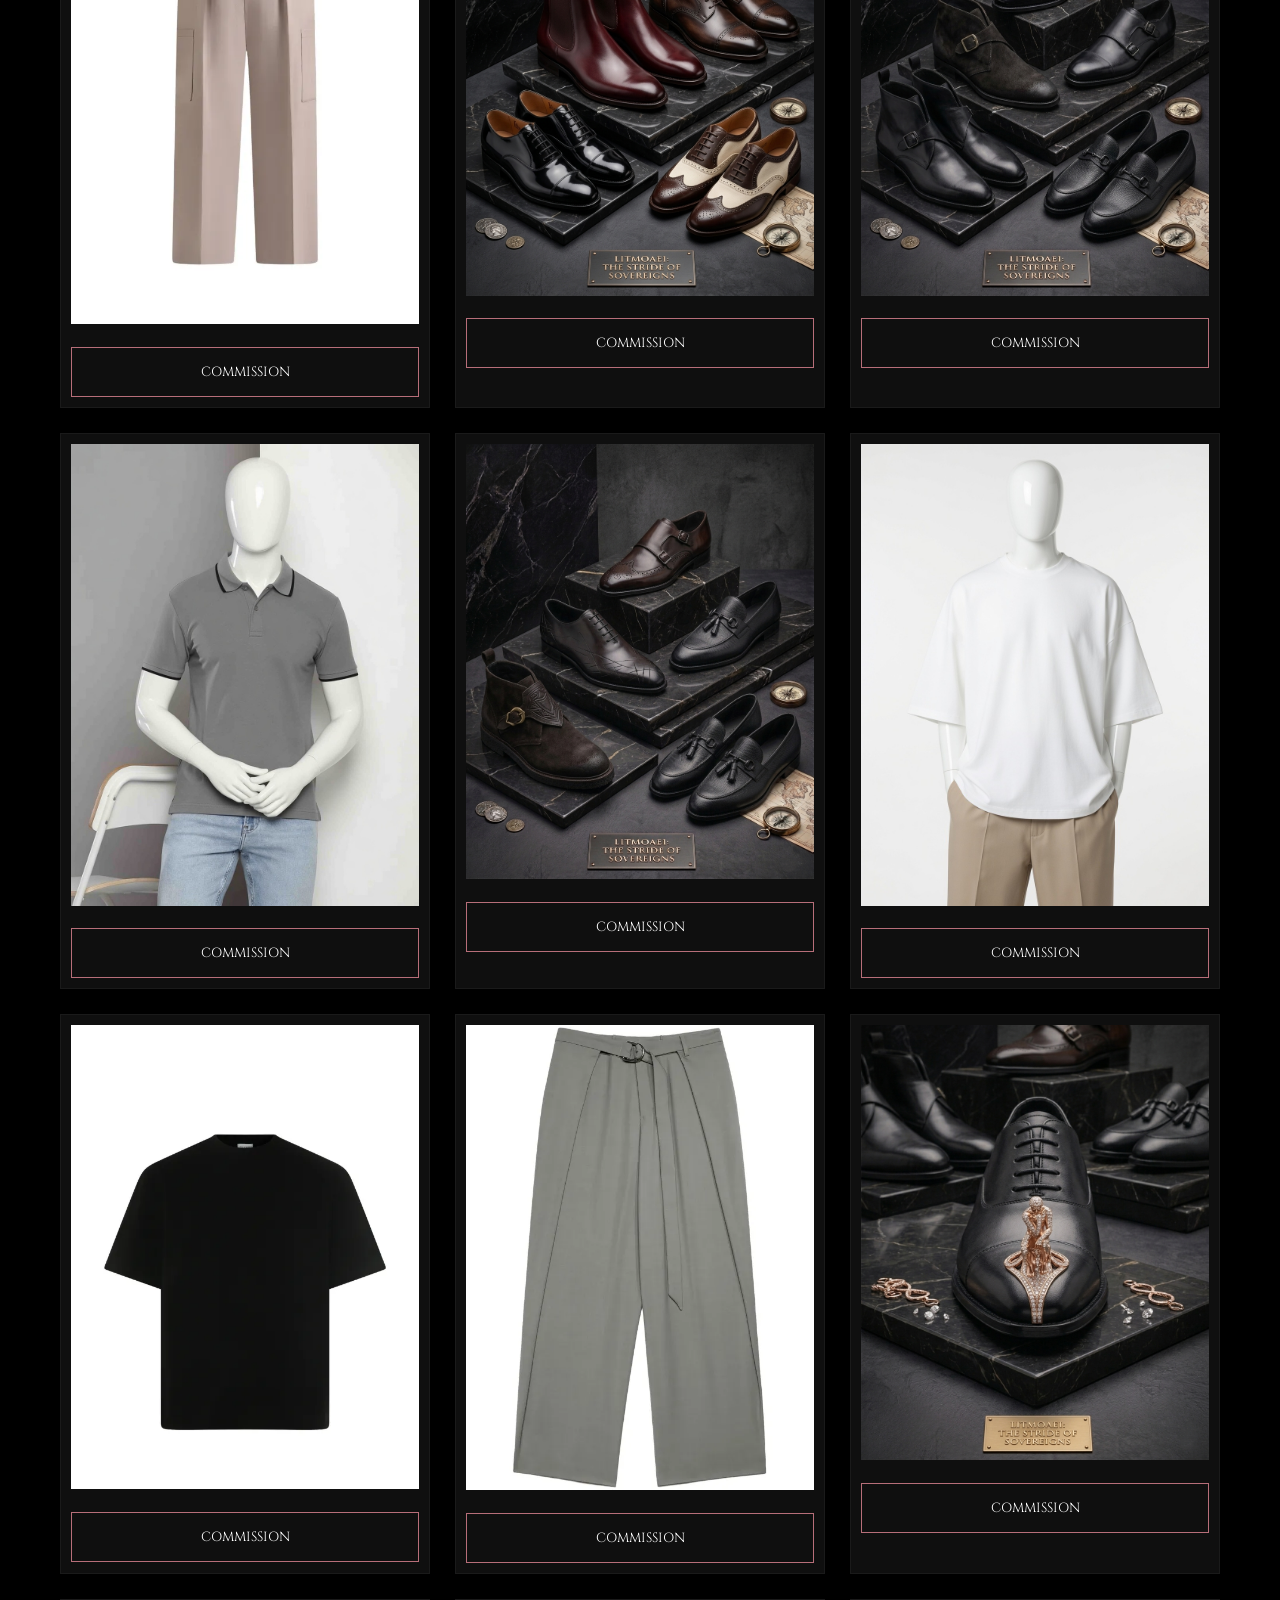
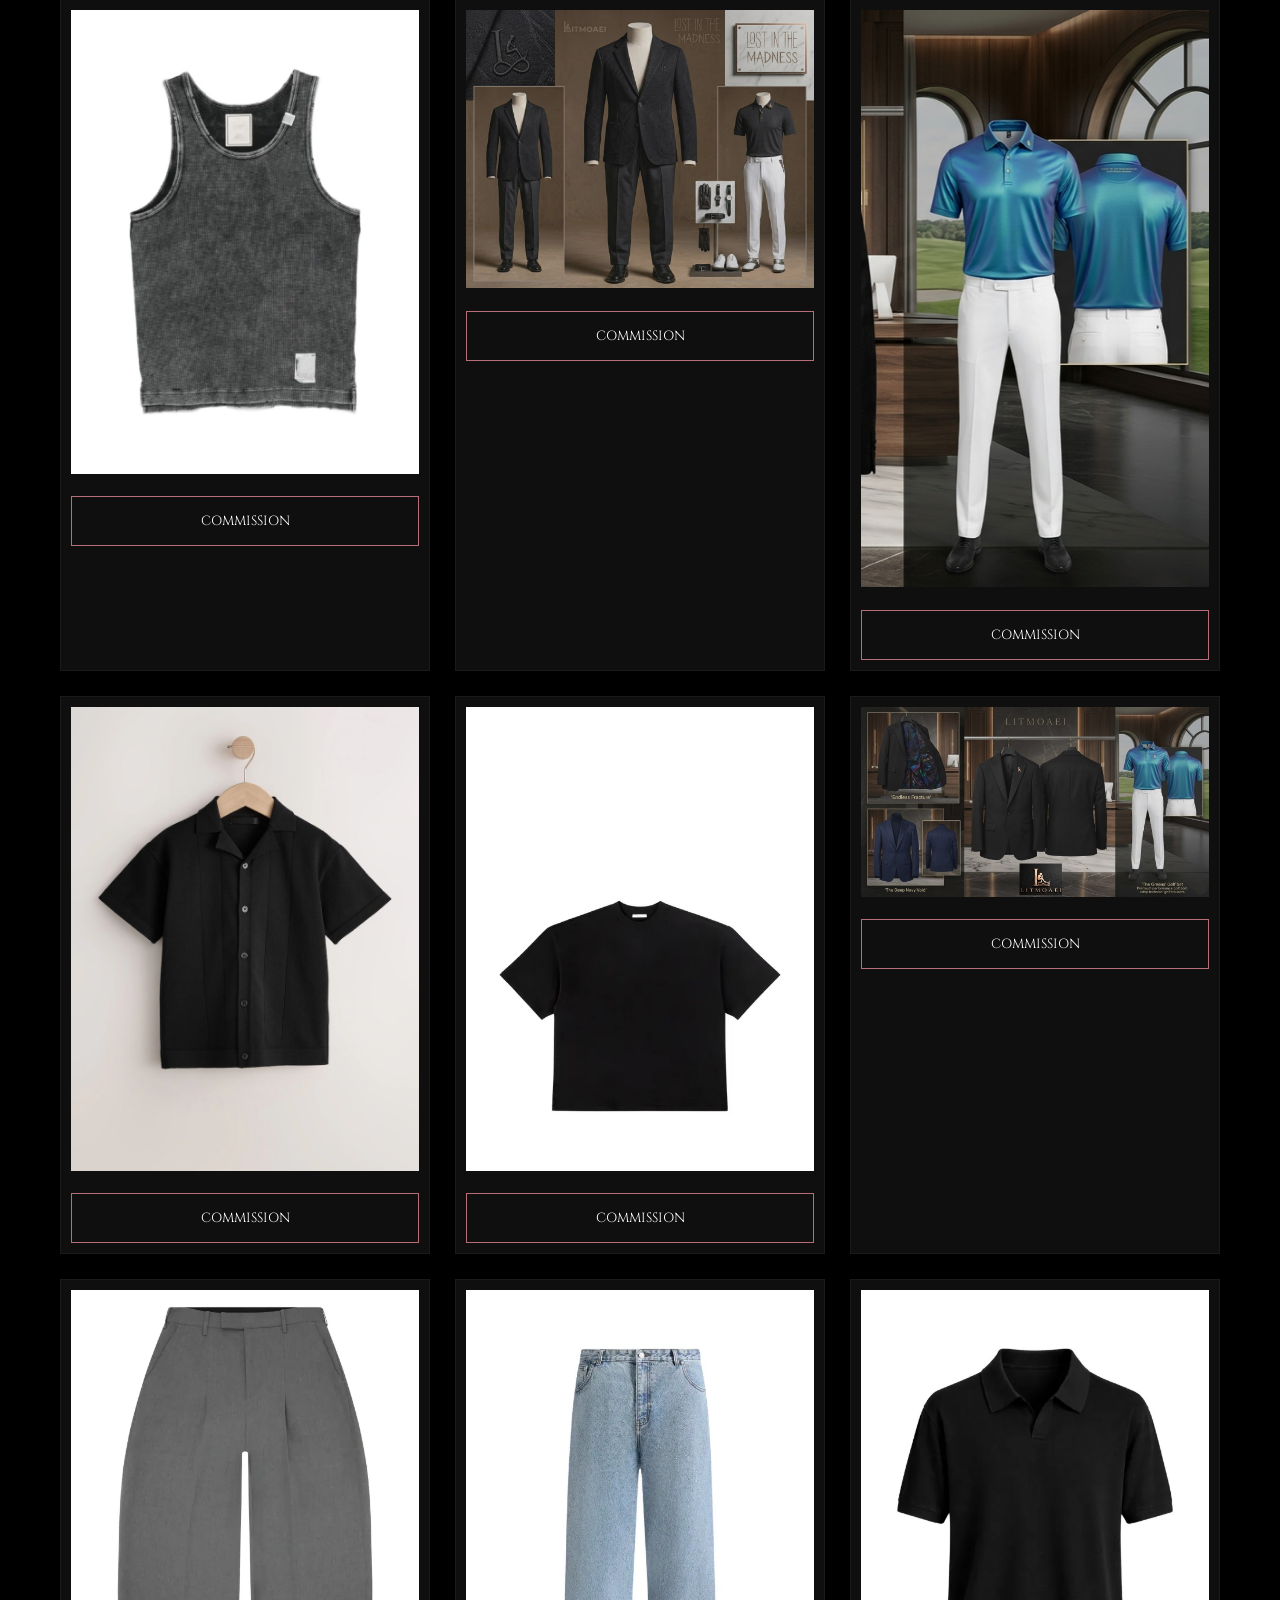
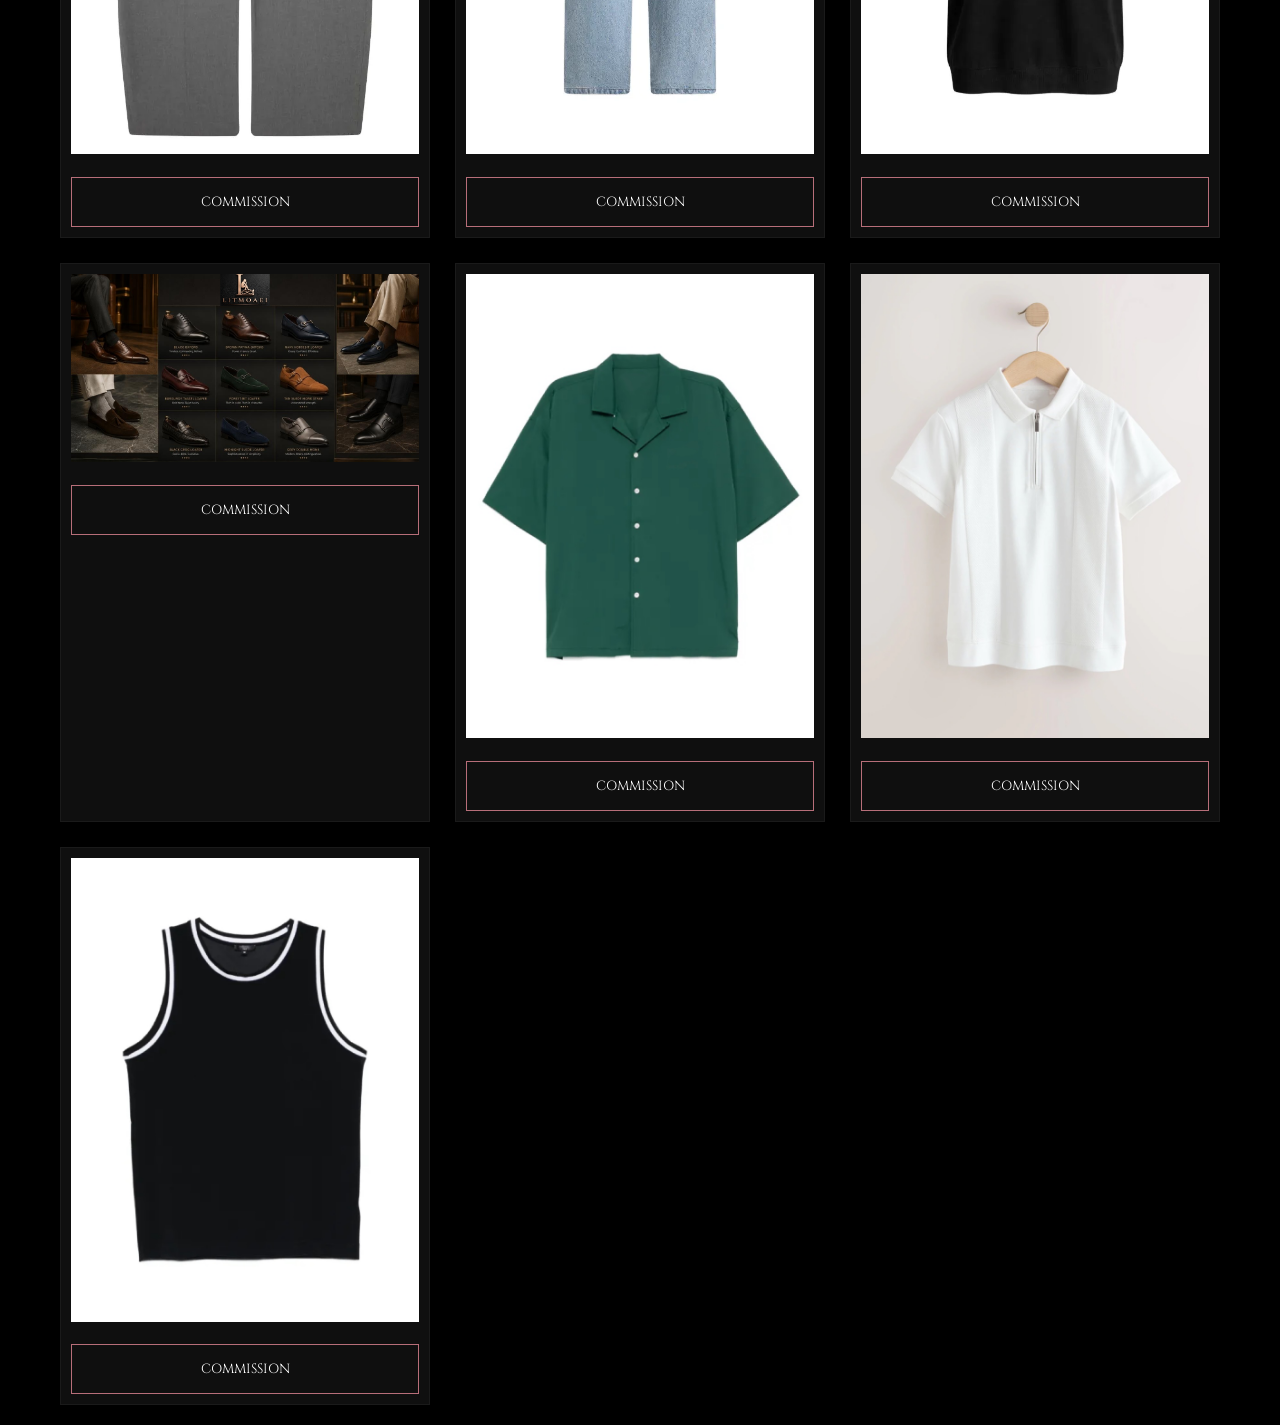
<file: classics-him.html>
<!DOCTYPE html>
<html lang="en">
<head>
    <meta charset="UTF-8">
    <meta name="viewport" content="width=device-width, initial-scale=1.0">
    <title>THE CLASSICS | FOR HIM | LITMOAEI</title>
    <link href="https://fonts.googleapis.com/css2?family=Cinzel:wght@400;700;900&family=Montserrat:wght@100;200;400;700&display=swap" rel="stylesheet">
  
    <style>
        * { box-sizing: border-box; margin: 0; padding: 0; }
        body { background-color: #000; color: #fff; font-family: 'Montserrat', sans-serif; line-height: 1.6; }
        
        .back-nav { padding: 40px 20px; text-align: center; }
        .back-nav a { color: #555; text-decoration: none; font-family: 'Cinzel', serif; font-size: 1rem; letter-spacing: 3px; transition: color 0.3s; }
        .back-nav a:hover { color: #b76e79; }

        .statement-text { font-family: 'Cinzel', serif; font-size: 2.5rem; color: #b76e79; padding: 40px 20px; text-align: center; font-style: italic; }
        .bespoke-text { font-family: 'Cinzel', serif; font-size: 1.2rem; color: #888; text-align: center; margin-bottom: 40px; font-style: italic; }

        .gallery-wrap { display: grid; grid-template-columns: repeat(auto-fit, minmax(300px, 1fr)); gap: 25px; padding: 20px; max-width: 1200px; margin: 0 auto; }
        .gallery-item { background: #0f0f0f; border: 1px solid #1a1a1a; padding: 10px; }
        .gallery-item img { width: 100%; height: auto; }
        
        .btn-order { display: block; width: 100%; padding: 15px; border: 1px solid #b76e79; color: #fff; text-align: center; text-decoration: none; margin-top: 15px; cursor: pointer; background: transparent; font-family: 'Cinzel', serif; }
        .btn-order:hover { background: #b76e79; color: #000; }

        /* PAYMENT OVERLAY */
        .overlay-dimmer { display: none; position: fixed; top: 0; left: 0; width: 100%; height: 100%; background: rgba(0,0,0,0.98); z-index: 2000; overflow-y: auto; padding: 40px; }
        .payment-card { max-width: 900px; margin: 0 auto; border: 1px solid #b76e79; padding: 50px; background: #000; }
        .payment-grid { display: grid; grid-template-columns: 1fr 1fr; gap: 20px; margin-top: 20px; }
        .currency-block { border: 1px solid #222; padding: 20px; background: #0a0a0a; font-size: 0.9rem; }
        .qr-container { text-align: center; margin-top: 30px; border: 1px solid #222; padding: 20px; }
        .qr-img { width: 200px; height: 200px; background: #fff; margin: 10px auto; }
        .security-warning { color: #b76e79; border: 1px solid #b76e79; padding: 15px; margin-top: 20px; font-family: 'Cinzel'; }
    </style>
</head>
<body>

    <nav class="back-nav">
        <a href="classics.html">← BACK TO CLASSICS</a>
    </nav>

    <div class="statement-text">FOR HIM</div>
    <div class="bespoke-text">Bespoke, once you have selected your choice send your size and any unique specification you may have.</div>

    <div class="gallery-wrap">
        <div class="gallery-item"><img src="Classic.jpg"><button class="btn-order" onclick="openOrder('most affordable starts from £600')">COMMISSION</button></div>
        <div class="gallery-item"><img src="casual 1.jpg"><button class="btn-order" onclick="openOrder('most affordable starts from £200')">COMMISSION</button></div>
        <div class="gallery-item"><img src="Classic 2.jpg"><button class="btn-order" onclick="openOrder('most affordable starts from £600')">COMMISSION</button></div>
        <div class="gallery-item"><img src="casual.JPG"><button class="btn-order" onclick="openOrder('most affordable starts from £350')">COMMISSION</button></div>
        <div class="gallery-item"><img src="Classic 3.jpg"><button class="btn-order" onclick="openOrder('£1500')">COMMISSION</button></div>
        <div class="gallery-item"><img src="Classic 9.jpg"><button class="btn-order" onclick="openOrder('most affordable starts from £600')">COMMISSION</button></div>
        <div class="gallery-item"><img src="casual 2.WEBP"><button class="btn-order" onclick="openOrder('most affordable starts from £250')">COMMISSION</button></div>
        <div class="gallery-item"><img src="Classic 10.png"><button class="btn-order" onclick="openOrder('four pairs start at £1600')">COMMISSION</button></div>
        <div class="gallery-item"><img src="Classic 11.png"><button class="btn-order" onclick="openOrder('five designs, starting at £550')">COMMISSION</button></div>
        <div class="gallery-item"><img src="casual 11.jpg"><button class="btn-order" onclick="openOrder('CASUAL 11')">COMMISSION</button></div>
        <div class="gallery-item"><img src="Classic 12.png"><button class="btn-order" onclick="openOrder('Classic 12')">COMMISSION</button></div>
        <div class="gallery-item"><img src="casual 4.JPG"><button class="btn-order" onclick="openOrder('casual 4')">COMMISSION</button></div>
        <div class="gallery-item"><img src="casual 3.WEBP"><button class="btn-order" onclick="openOrder('casual 3')">COMMISSION</button></div>
        <div class="gallery-item"><img src="casual 6.WEBP"><button class="btn-order" onclick="openOrder('casual 6')">COMMISSION</button></div>
        <div class="gallery-item"><img src="Classic 13.png"><button class="btn-order" onclick="openOrder('Classic 13')">COMMISSION</button></div>
        <div class="gallery-item"><img src="casual 7.JPG"><button class="btn-order" onclick="openOrder('casual 7')">COMMISSION</button></div>
        <div class="gallery-item"><img src="Classic 4.jpg"><button class="btn-order" onclick="openOrder('Classic 4')">COMMISSION</button></div>
        <div class="gallery-item"><img src="Classic 14.png"><button class="btn-order" onclick="openOrder('Classic 14')">COMMISSION</button></div>
        <div class="gallery-item"><img src="casual 5.JPG"><button class="btn-order" onclick="openOrder('casual 5')">COMMISSION</button></div>
        <div class="gallery-item"><img src="casual 9.WEBP"><button class="btn-order" onclick="openOrder('casual 4')">COMMISSION</button></div>
        <div class="gallery-item"><img src="Classic 7.jpg"><button class="btn-order" onclick="openOrder('Classic 7')">COMMISSION</button></div>
        <div class="gallery-item"><img src="casual 10.jpg"><button class="btn-order" onclick="openOrder('casual 10')">COMMISSION</button></div>
        <div class="gallery-item"><img src="casual 8.WEBP"><button class="btn-order" onclick="openOrder('casual 8')">COMMISSION</button></div>
        <div class="gallery-item"><img src="casual 12.jpg"><button class="btn-order" onclick="openOrder('casual 12')">COMMISSION</button></div>
        <div class="gallery-item"><img src="Classic 20.jpg"><button class="btn-order" onclick="openOrder('Classic 20')">COMMISSION</button></div>
        <div class="gallery-item"><img src="casual 13.JPG"><button class="btn-order" onclick="openOrder('casual 13')">COMMISSION</button></div>
        <div class="gallery-item"><img src="casual 14.JPG"><button class="btn-order" onclick="openOrder('casual 14')">COMMISSION</button></div>
        <div class="gallery-item"><img src="casual 15.JPG"><button class="btn-order" onclick="openOrder('CASUAL 15')">COMMISSION</button></div>
    </div>

    <div id="payment-overlay" class="overlay-dimmer">
        <button onclick="closeOrder()" style="float:right; background:none; border:none; color:#fff; padding:10px; cursor:pointer; font-size: 1.5rem;">CLOSE X</button>
        <div class="payment-card">
            <h2 style="font-family:Cinzel; margin-bottom:20px;">SECURE PAYMENT PROTOCOLS</h2>
            <div class="payment-grid">
                <div class="currency-block"><strong>USD Account:</strong><br>Bank: Lead Bank<br>Account: 211290637762<br>Routing: 101019644</div>
                <div class="currency-block"><strong>GBP Account:</strong><br>Bank: Clear Junction Ltd<br>Account: 42592550<br>Sort Code: 04-13-07</div>
                <div class="currency-block"><strong>EUR Account:</strong><br>Bank: Clear Junction Ltd<br>IBAN: GB57CLJU04130742592550<br>Swift: CLJUGB21XXX</div>
                <div class="currency-block"><strong>NGN Account:</strong><br>Bank: Eco Bank<br>Account: 2971079059<br>Account Name: CHUKS EDOCHIE</div>
            </div>
            <div class="qr-container">
                <strong>USDT (TRC20) PAYMENT:</strong>
                <div class="qr-img"><img src="ustd QR code.jpeg" alt="USDT QR Code" style="width:100%; height:100%;"></div>
                <p style="font-size: 0.8rem; word-break: break-all;">Address: TPGwSuiMSB2oYgL6JyKA9QHgPMZi4VjLX9</p>
                <div class="security-warning">⚠️ WARNING: ONLY SEND VIA THE TRC20 NETWORK.</div>
            </div>
            <div style="margin-top: 40px; border-top: 1px solid #b76e79; padding-top: 30px; text-align: center;">
                <h3 id="order-title" style="font-family:Cinzel; color:#fff; margin-bottom:10px;">COMMISSION YOUR PIECE</h3>
                <a id="ig-commission-link" href="#" target="_blank" style="display:block; padding:20px; background:#b76e79; color:#000; text-decoration:none; font-family:'Cinzel'; font-weight:bold; letter-spacing:2px; font-size:1.1rem;">SEND SPECIFICATIONS</a>
            </div>
        </div>
    </div>

    <script>
        function openOrder(pieceName) {
            document.getElementById('order-title').innerText = "COMMISSION: " + pieceName.toUpperCase();
            document.getElementById('payment-overlay').style.display = 'block';
        }
        function closeOrder() {
            document.getElementById('payment-overlay').style.display = 'none';
        }
    </script>
</body>
</html>
</file>
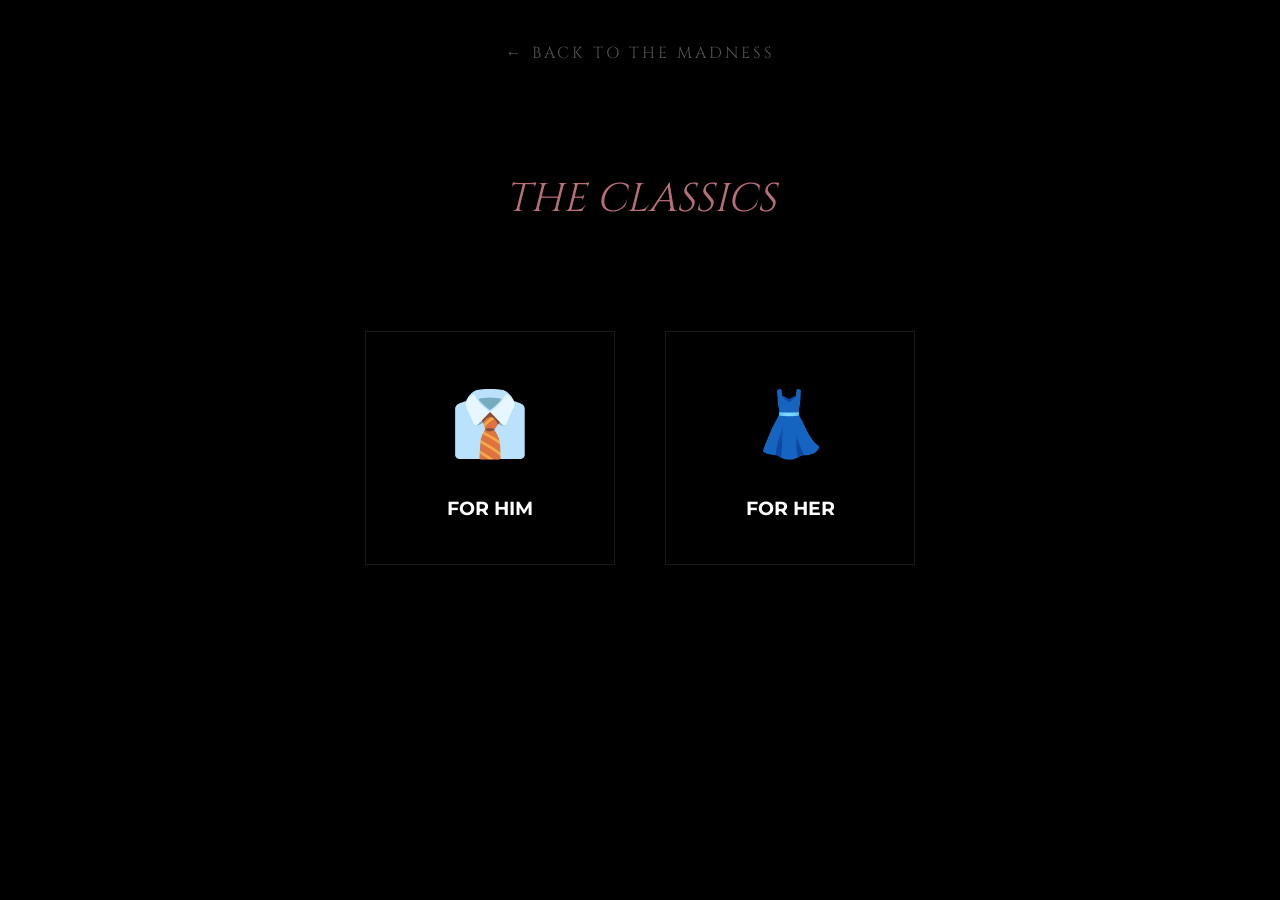
<file: classics.html>
<!DOCTYPE html>
<html lang="en">
<head>
    <meta charset="UTF-8">
    <meta name="viewport" content="width=device-width, initial-scale=1.0">
    <title>THE CLASSICS | LITMOAEI</title>
    <link href="https://fonts.googleapis.com/css2?family=Cinzel:wght@400;700;900&family=Montserrat:wght@100;200;400;700&display=swap" rel="stylesheet">
  
    <style>
        * { box-sizing: border-box; margin: 0; padding: 0; }
        body { background-color: #000; color: #fff; font-family: 'Montserrat', sans-serif; line-height: 1.6; }
        
        .back-nav { padding: 40px 20px; text-align: center; }
        .back-nav a { color: #555; text-decoration: none; font-family: 'Cinzel', serif; font-size: 1rem; letter-spacing: 3px; transition: color 0.3s; }
        .back-nav a:hover { color: #b76e79; }

        .statement-text { font-family: 'Cinzel', serif; font-size: 2.5rem; color: #b76e79; padding: 60px 20px; text-align: center; font-style: italic; }
        
        .classic-hub { display: flex; justify-content: center; gap: 50px; padding: 40px; flex-wrap: wrap; }
        .hub-btn { cursor: pointer; text-align: center; transition: transform 0.3s; border: 1px solid #1a1a1a; padding: 40px; width: 250px; }
        .hub-btn:hover { transform: scale(1.05); border-color: #b76e79; }
        .hub-icon { font-size: 4rem; display: block; margin-bottom: 20px; }
    </style>
</head>
<body>

    <nav class="back-nav">
        <a href="index.html">← BACK TO THE MADNESS</a>
    </nav>

    <section class="page-section">
        <div class="statement-text">THE CLASSICS</div>
        <div class="classic-hub">
            <a href="classics-him.html" style="text-decoration:none; color:white;">
                <div class="hub-btn">
                    <span class="hub-icon">👔</span>
                    <h3>FOR HIM</h3>
                </div>
            </a>
            <a href="classics-her.html" style="text-decoration:none; color:white;">
                <div class="hub-btn">
                    <span class="hub-icon">👗</span>
                    <h3>FOR HER</h3>
                </div>
            </a>
        </div>
    </section>

</body>
</html>
</file>
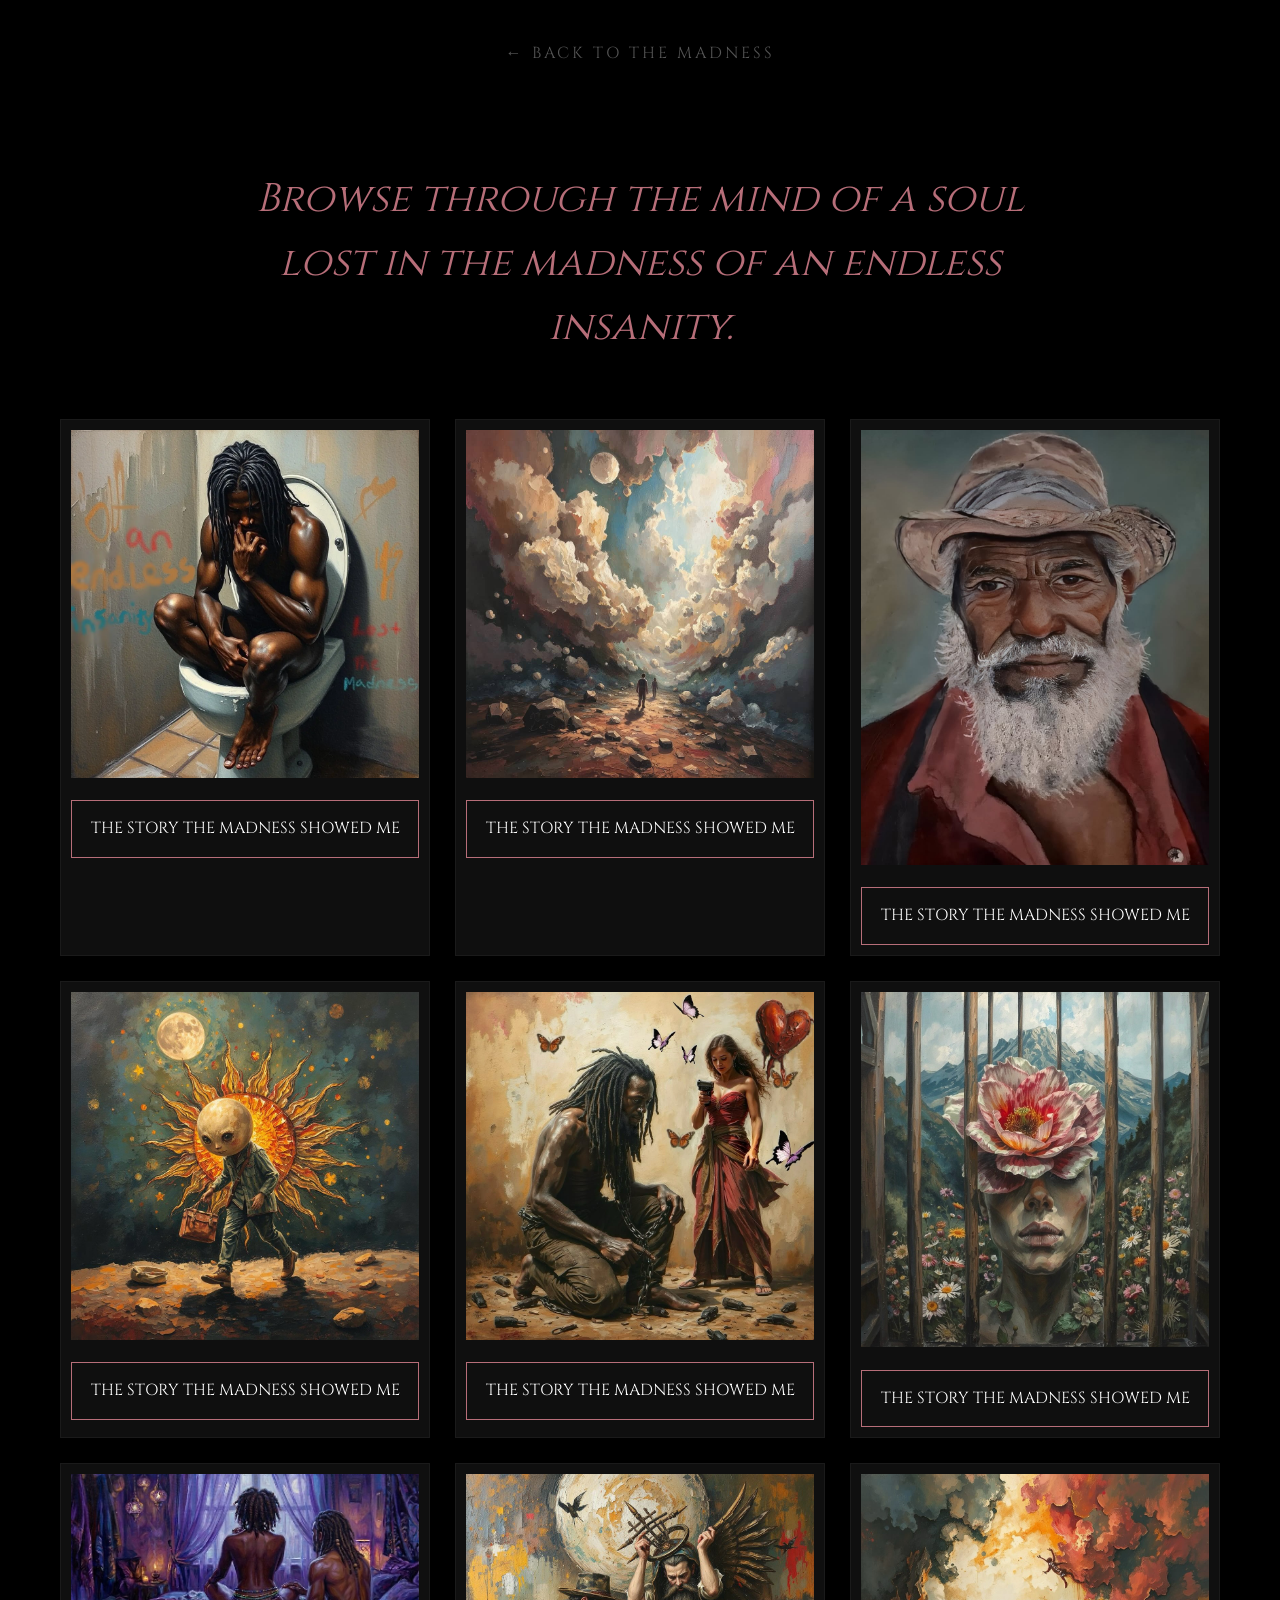
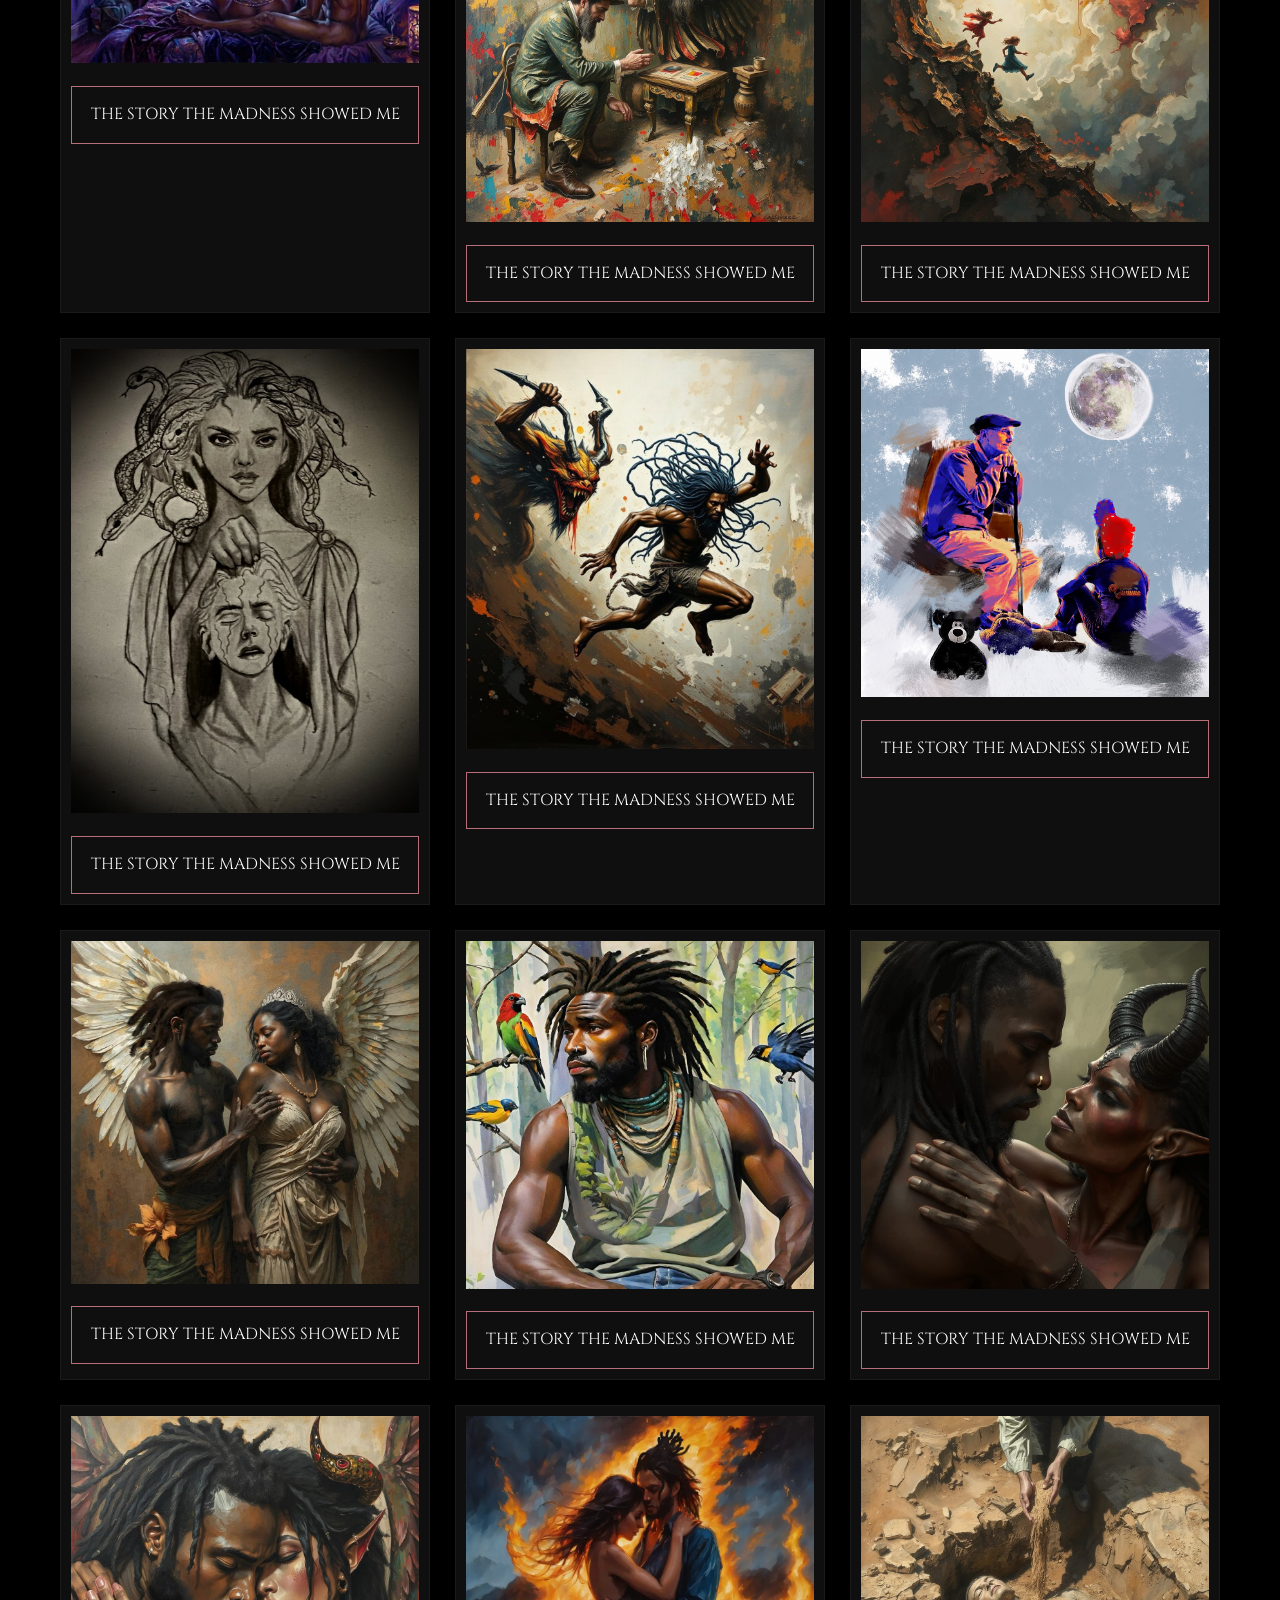
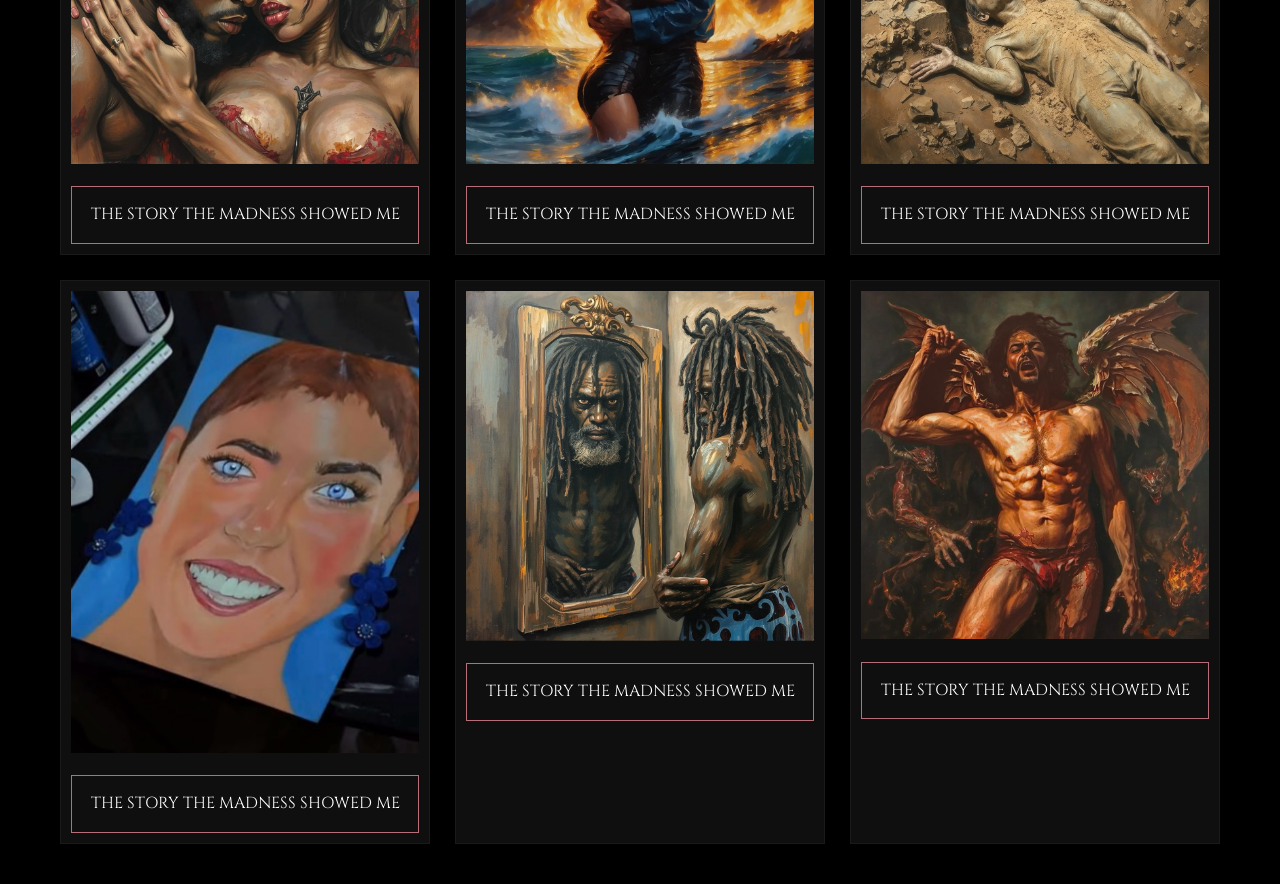
<file: mind.html>
<!DOCTYPE html>
<html lang="en">
<head>
    <meta charset="UTF-8">
    <meta name="viewport" content="width=device-width, initial-scale=1.0">
    <title>THE MIND | LITMOAEI</title>
    <link href="https://fonts.googleapis.com/css2?family=Cinzel:wght@400;700;900&family=Montserrat:wght@100;200;400;700&display=swap" rel="stylesheet">
  
    <style>
        * { box-sizing: border-box; margin: 0; padding: 0; }
        body { background-color: #000; color: #fff; font-family: 'Montserrat', sans-serif; line-height: 1.6; }
        
        .back-nav { padding: 40px 20px; text-align: center; }
        .back-nav a { color: #555; text-decoration: none; font-family: 'Cinzel', serif; font-size: 1rem; letter-spacing: 3px; transition: color 0.3s; }
        .back-nav a:hover { color: #b76e79; }

        .page-section { padding: 20px; text-align: center; }
        .statement-text { font-family: 'Cinzel', serif; font-size: 2.5rem; color: #b76e79; padding: 40px 20px; font-style: italic; max-width: 900px; margin: 0 auto; }
        
        .gallery-wrap { display: grid; grid-template-columns: repeat(auto-fit, minmax(300px, 1fr)); gap: 25px; padding: 20px; max-width: 1200px; margin: 0 auto; }
        .gallery-item { background: #0f0f0f; border: 1px solid #1a1a1a; padding: 10px; }
        .gallery-item img { width: 100%; height: auto; }
        
        .btn-order { display: block; width: 100%; padding: 15px; border: 1px solid #b76e79; color: #fff; text-align: center; text-decoration: none; margin-top: 15px; cursor: pointer; background: transparent; font-family: 'Cinzel', serif; }
        .btn-order:hover { background: #b76e79; color: #000; }
    </style>
</head>
<body>

    <nav class="back-nav">
        <a href="index.html">← BACK TO THE MADNESS</a>
    </nav>

    <section class="page-section">
        <div class="statement-text">Browse through the mind of a soul lost in the madness of an endless insanity.</div>
        <div class="gallery-wrap">
            <div class="gallery-item"><img src="lost in the madness of an endless insanity.jpg"><a href="https://www.instagram.com/p/DAv3gXIof8B/" class="btn-order">THE STORY THE MADNESS SHOWED ME</a></div>
            <div class="gallery-item"><img src="o myself in the distance.jpg"><a href="https://www.instagram.com/p/DDXwN3QI8fU/" class="btn-order">THE STORY THE MADNESS SHOWED ME</a></div>
            <div class="gallery-item"><img src="the old man on a journey.jpg"><a href="https://www.instagram.com/p/DBE8orlIOwI/" class="btn-order">THE STORY THE MADNESS SHOWED ME</a></div>
            <div class="gallery-item"><img src="and the moon said to the sun.jpg"><a href="https://www.instagram.com/p/DF_LrxPoYqz/" class="btn-order">THE STORY THE MADNESS SHOWED ME</a></div>
            <div class="gallery-item"><img src="sometimes freedom is to be captured by someone who has love in their corner.jpg"><a href="https://www.instagram.com/p/DB_Kq6JI-qr/" class="btn-order">THE STORY THE MADNESS SHOWED ME</a></div>
            <div class="gallery-item"><img src="in a mountain full of flowers many don't have life.jpg"><a href="https://www.instagram.com/p/DC3xWCsoxQv/" class="btn-order">THE STORY THE MADNESS SHOWED ME</a></div>
            <div class="gallery-item"><img src="love a straner i know so well, or do i really know love.jpg"><a href="https://www.instagram.com/p/DYzO71ljPsd/" class="btn-order">THE STORY THE MADNESS SHOWED ME</a></div>
            <div class="gallery-item"><img src="playing a game with god but i don't know what it's called.jpg"><a href="https://www.instagram.com/p/DLVePs0sMLt/" class="btn-order">THE STORY THE MADNESS SHOWED ME</a></div>
            <div class="gallery-item"><img src="what is the greatest trick a monster can play.jpg"><a href="https://www.instagram.com/p/DGMsmHgoCnw/" class="btn-order">THE STORY THE MADNESS SHOWED ME</a></div>
            <div class="gallery-item"><img src="success is overrated yet underrated.jpg"><a href="https://www.instagram.com/p/DMo_JQ4sH_k/" class="btn-order">THE STORY THE MADNESS SHOWED ME</a></div>
            <div class="gallery-item"><img src="to battle we march why shall i fear.jpg"><a href="https://www.instagram.com/p/DTQ0w8BjCPb/" class="btn-order">THE STORY THE MADNESS SHOWED ME</a></div>
            <div class="gallery-item"><img src="the old man advice.jpg"><a href="https://www.instagram.com/reel/C1nKtv5MRyL/" class="btn-order">THE STORY THE MADNESS SHOWED ME</a></div>
            <div class="gallery-item"><img src="She said I know I am an angel but I want you to take off these wings for tonight.jpg"><a href="https://www.instagram.com/p/DB4OFzdo245/" class="btn-order">THE STORY THE MADNESS SHOWED ME</a></div>
            <div class="gallery-item"><img src="because their songs doesn't have lies in them.jpg"><a href="https://www.instagram.com/p/DBudMSBovQE/" class="btn-order">THE STORY THE MADNESS SHOWED ME</a></div>
            <div class="gallery-item"><img src="she is the devil favourite and so what.jpg"><a href="https://www.instagram.com/p/DBV7uddoOTz/" class="btn-order">THE STORY THE MADNESS SHOWED ME</a></div>
            <div class="gallery-item"><img src="succubus came for my soul but i took hers.jpg"><a href="https://www.instagram.com/p/DBKdKS8I2tA/" class="btn-order">THE STORY THE MADNESS SHOWED ME</a></div>
            <div class="gallery-item"><img src="if the venom made me feel alive i will go for that snake over and over again.jpg"><a href="https://www.instagram.com/p/C_tAgRXM0JW/" class="btn-order">THE STORY THE MADNESS SHOWED ME</a></div>
            <div class="gallery-item"><img src="you asked how are you From the grave i answered i am great.jpg"><a href="https://www.instagram.com/p/DEa9kwMNCdW/" class="btn-order">THE STORY THE MADNESS SHOWED ME</a></div>
            <div class="gallery-item"><img src="only if i get paid for every time i fake a smile.jpg"><a href="https://www.instagram.com/p/DZICSmbsOoS/" class="btn-order">THE STORY THE MADNESS SHOWED ME</a></div>
            <div class="gallery-item"><img src="ooh my reflection.jpg"><a href="https://instagram.com/p/DDUY0JuI7pn/" class="btn-order">THE STORY THE MADNESS SHOWED ME</a></div>
            <div class="gallery-item"><img src="I got too tired to care and I’m still fine.jpg"><a href="https://www.instagram.com/p/DBzosumIq-z/" class="btn-order">THE STORY THE MADNESS SHOWED ME</a></div>
        </div>
    </section>

</body>
</html>
</file>
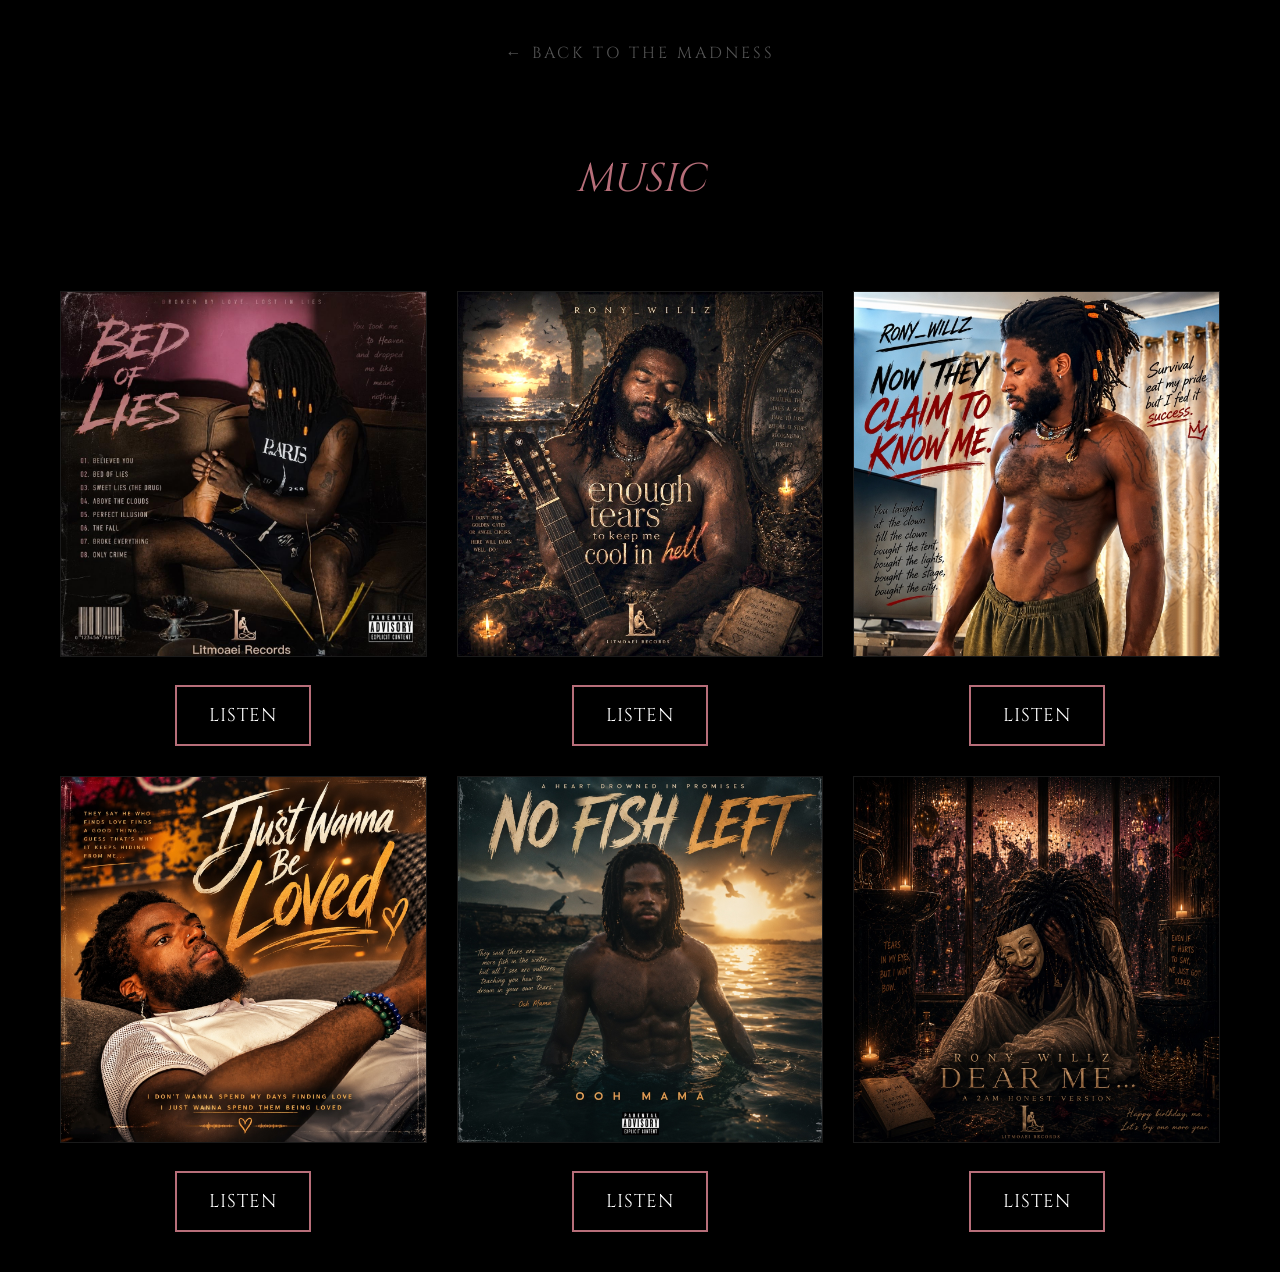
<file: music.html>
<!DOCTYPE html>
<html lang="en">
<head>
    <meta charset="UTF-8">
    <meta name="viewport" content="width=device-width, initial-scale=1.0">
    <title>MUSIC | LITMOAEI</title>
    <link href="https://fonts.googleapis.com/css2?family=Cinzel:wght@400;700;900&family=Montserrat:wght@100;200;400;700&display=swap" rel="stylesheet">
  
    <style>
        * { box-sizing: border-box; margin: 0; padding: 0; }
        body { background-color: #000; color: #fff; font-family: 'Montserrat', sans-serif; line-height: 1.6; }
        
        .back-nav { padding: 40px 20px; text-align: center; }
        .back-nav a { color: #555; text-decoration: none; font-family: 'Cinzel', serif; font-size: 1rem; letter-spacing: 3px; transition: color 0.3s; }
        .back-nav a:hover { color: #b76e79; }

        .statement-text { font-family: 'Cinzel', serif; font-size: 2.5rem; color: #b76e79; padding: 40px 20px; text-align: center; font-style: italic; }
        
        .music-section { display: grid; grid-template-columns: repeat(auto-fit, minmax(280px, 1fr)); gap: 30px; padding: 40px 20px; max-width: 1200px; margin: 0 auto; }
        .music-item { text-align: center; transition: transform 0.3s ease; }
        .music-item:hover { transform: scale(1.03); }
        .music-img { width: 100%; max-width: 100%; height: auto; border: 1px solid #1a1a1a; background: #0f0f0f; object-fit: contain; margin-bottom: 20px; }
        
        .listen-box { display: inline-block; background: rgba(0, 0, 0, 0.95); border: 2px solid #b76e79; padding: 14px 32px; font-family: 'Cinzel', serif; font-size: 1.15rem; color: #fff; text-decoration: none; transition: all 0.4s ease; cursor: pointer; letter-spacing: 1px; }
        .listen-box:hover { background: #b76e79; color: #000; }
    </style>
</head>
<body>

    <nav class="back-nav">
        <a href="index.html">← BACK TO THE MADNESS</a>
    </nav>

    <div class="statement-text">MUSIC</div>

    <section class="music-section">
        <div class="music-item">
            <img src="bed-of-lies.jpg" class="music-img" alt="bed of lies">
            <a href="https://youtu.be/VZEKBsaUB6E?si=LmucFtM_IzhY6Rik" class="listen-box" target="_blank">LISTEN</a>
        </div>
        <div class="music-item">
            <img src="enough tears to keep me cool in hell song.jpg" class="music-img" alt="enough tears to keep me cool in hell">
            <a href="https://youtu.be/Ru5tZlU-BBs?si=jFZE31i3VWzc5g-P" class="listen-box" target="_blank">LISTEN</a>
        </div>
        <div class="music-item">
            <img src="now-they-claim-to-know-me.jpg" class="music-img" alt="now-they-claim-to-know-me">
            <a href="https://youtu.be/WSdoRmeyK5Y?si=xWTIwNFv1itDQTEH" class="listen-box" target="_blank">LISTEN</a>
        </div>
        <div class="music-item">
            <img src="i-just-wanna-be-loved.jpg" class="music-img" alt="i just wanna be loved">
            <a href="https://youtu.be/9bdCD1KQ5kI?si=Ix-aEpxT4mR6xJUv" class="listen-box" target="_blank">LISTEN</a>
        </div>
        <div class="music-item">
            <img src="ooh-mama.JPG" class="music-img" alt="ooh mama">
            <a href="https://youtu.be/rzU01gN6pOs?si=fQvVl2uw9izQWI_L" class="listen-box" target="_blank">LISTEN</a>
        </div>
        <div class="music-item">
            <img src="dear-me.jpg" class="music-img" alt="dear me">
            <a href="https://youtu.be/0soD8dsNU94?si=Gl8OKFuKfPFbYsmf" class="listen-box" target="_blank">LISTEN</a>
        </div>
    </section>

</body>
</html>
</file>
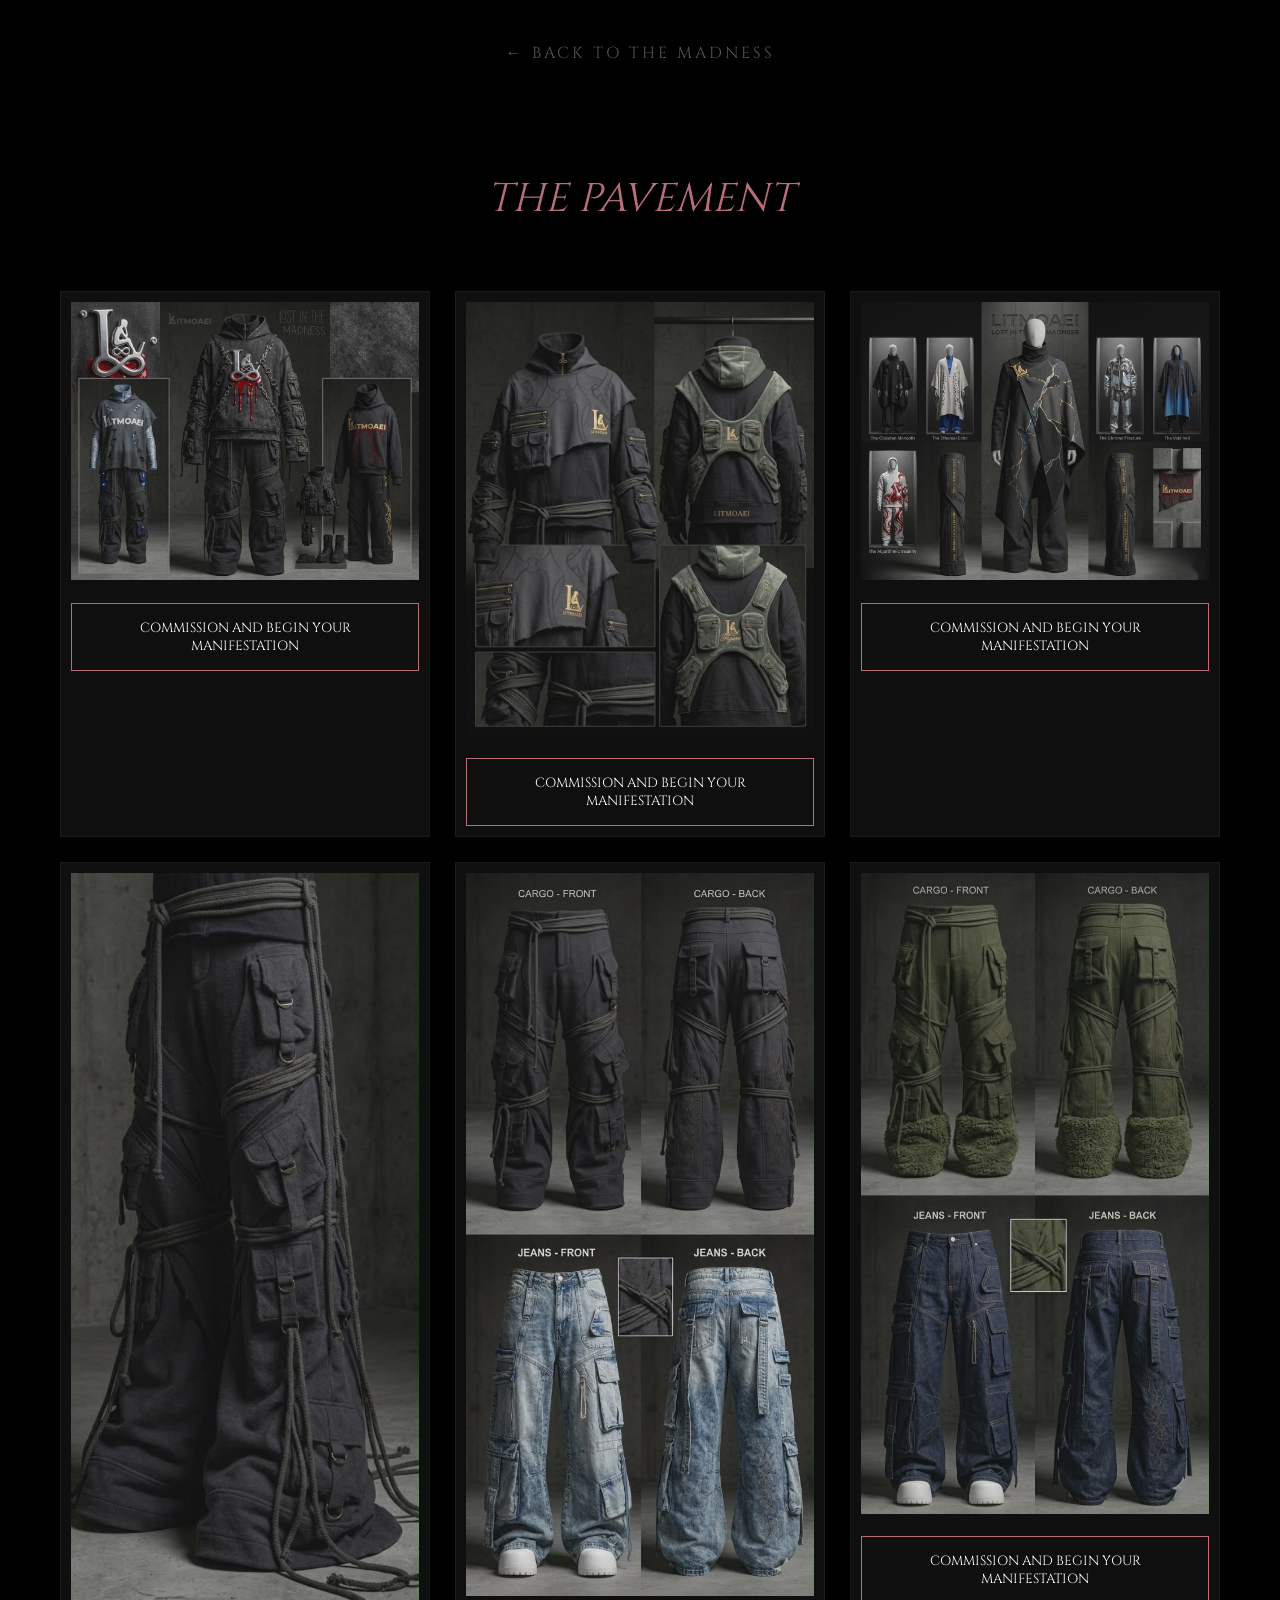
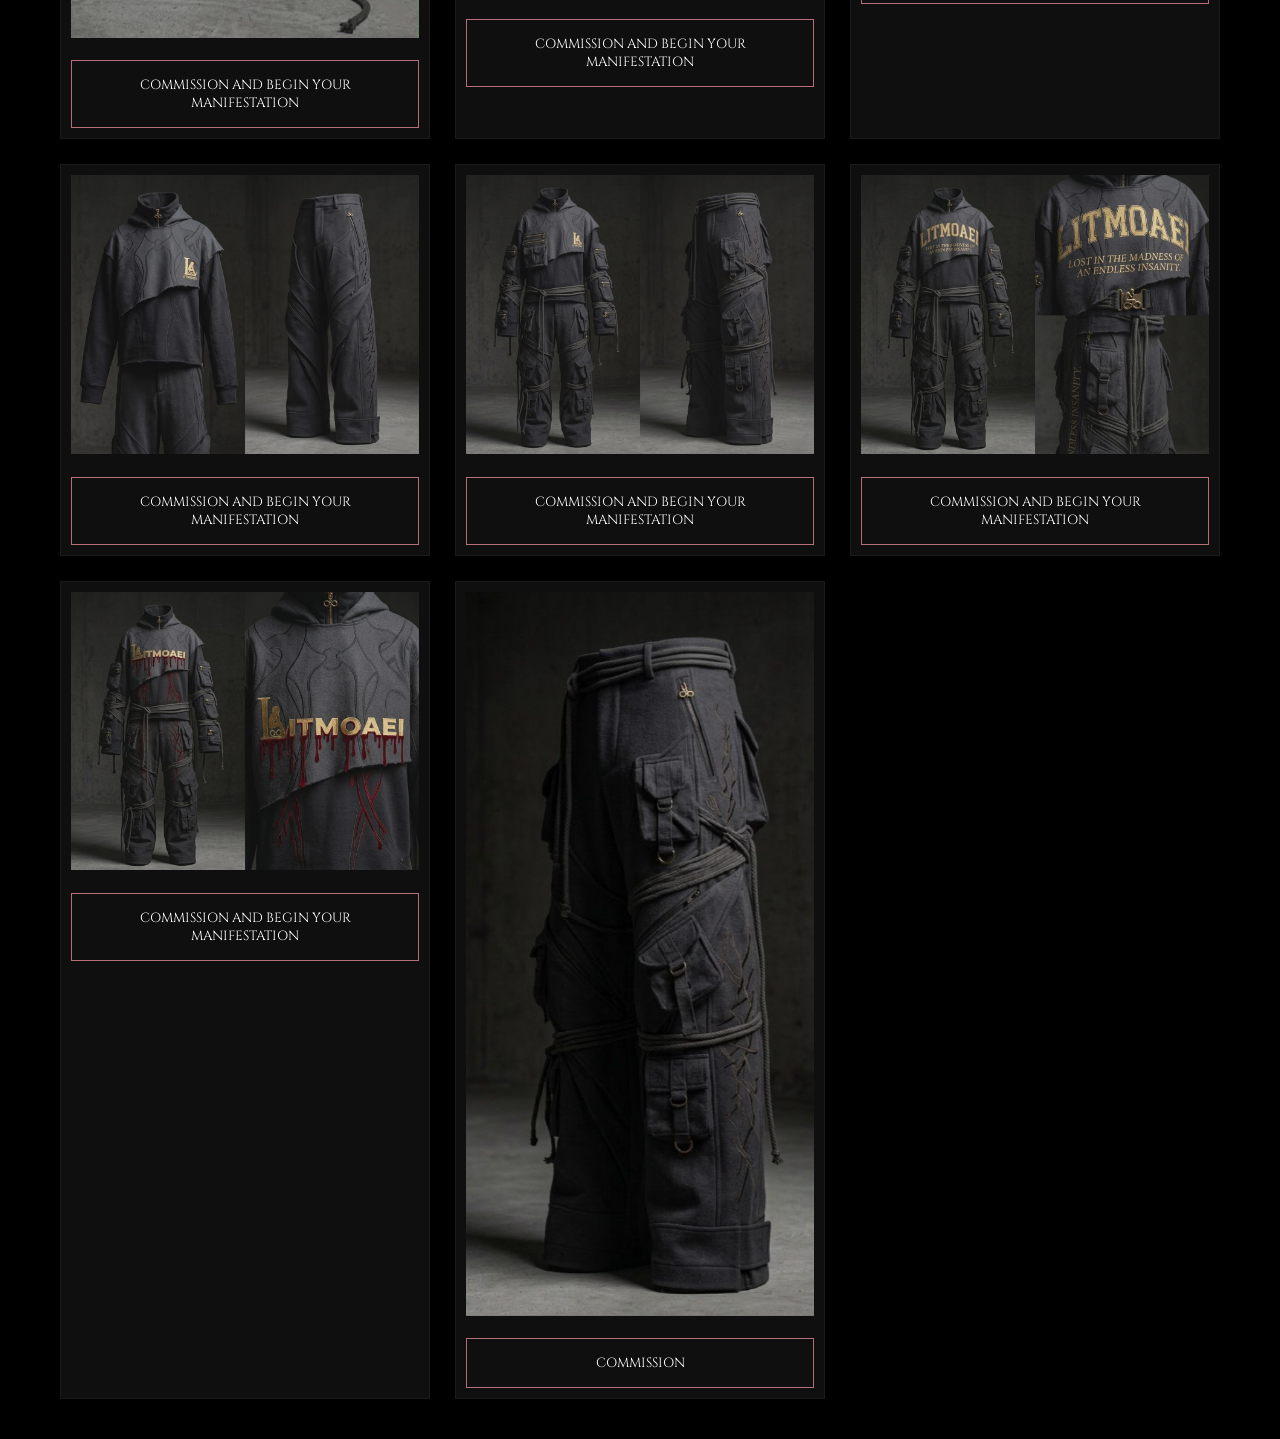
<file: pavement.html>
<!DOCTYPE html>
<html lang="en">
<head>
    <meta charset="UTF-8">
    <meta name="viewport" content="width=device-width, initial-scale=1.0">
    <title>THE PAVEMENT | LITMOAEI</title>
    <link href="https://fonts.googleapis.com/css2?family=Cinzel:wght@400;700;900&family=Montserrat:wght@100;200;400;700&display=swap" rel="stylesheet">
  
    <style>
        * { box-sizing: border-box; margin: 0; padding: 0; }
        body { background-color: #000; color: #fff; font-family: 'Montserrat', sans-serif; line-height: 1.6; }
        
        /* THE BACK LINK */
        .back-nav { padding: 40px 20px; text-align: center; }
        .back-nav a { color: #555; text-decoration: none; font-family: 'Cinzel', serif; font-size: 1rem; letter-spacing: 3px; transition: color 0.3s; }
        .back-nav a:hover { color: #b76e79; }

        /* CONTENT */
        .page-section { padding: 20px; text-align: center; }
        .statement-text { font-family: 'Cinzel', serif; font-size: 2.5rem; color: #b76e79; padding: 40px 20px; font-style: italic; }
        
        .gallery-wrap { display: grid; grid-template-columns: repeat(auto-fit, minmax(300px, 1fr)); gap: 25px; padding: 20px; max-width: 1200px; margin: 0 auto; }
        .gallery-item { background: #0f0f0f; border: 1px solid #1a1a1a; padding: 10px; }
        .gallery-item img { width: 100%; height: auto; }
        
        .btn-order { display: block; width: 100%; padding: 15px; border: 1px solid #b76e79; color: #fff; text-align: center; text-decoration: none; margin-top: 15px; cursor: pointer; background: transparent; font-family: 'Cinzel', serif; }
        .btn-order:hover { background: #b76e79; color: #000; }

        /* PAYMENT OVERLAY */
        .overlay-dimmer { display: none; position: fixed; top: 0; left: 0; width: 100%; height: 100%; background: rgba(0,0,0,0.98); z-index: 2000; overflow-y: auto; padding: 40px; }
        .payment-card { max-width: 900px; margin: 0 auto; border: 1px solid #b76e79; padding: 50px; background: #000; }
        .payment-grid { display: grid; grid-template-columns: 1fr 1fr; gap: 20px; margin-top: 20px; }
        .currency-block { border: 1px solid #222; padding: 20px; background: #0a0a0a; font-size: 0.9rem; }
        .qr-container { text-align: center; margin-top: 30px; border: 1px solid #222; padding: 20px; }
        .qr-img { width: 200px; height: 200px; background: #fff; margin: 10px auto; }
        .security-warning { color: #b76e79; border: 1px solid #b76e79; padding: 15px; margin-top: 20px; font-family: 'Cinzel'; }
    </style>
</head>
<body>

    <nav class="back-nav">
        <a href="index.html">← BACK TO THE MADNESS</a>
    </nav>

    <section class="page-section">
        <div class="statement-text">THE PAVEMENT</div>
        <div class="gallery-wrap">
            <div class="gallery-item"><img src="Pavement.jpg"><button class="btn-order" onclick="openOrder('Pavement')">COMMISSION AND BEGIN YOUR MANIFESTATION</button></div>
            <div class="gallery-item"><img src="Pavement 1.jpg"><button class="btn-order" onclick="openOrder('Pavement 1')">COMMISSION AND BEGIN YOUR MANIFESTATION</button></div>
            <div class="gallery-item"><img src="Pavement 2.jpg"><button class="btn-order" onclick="openOrder('Pavement 2')">COMMISSION AND BEGIN YOUR MANIFESTATION</button></div>
            <div class="gallery-item"><img src="Pavement 3.jpg"><button class="btn-order" onclick="openOrder('Pavement 3')">COMMISSION AND BEGIN YOUR MANIFESTATION</button></div>
            <div class="gallery-item"><img src="Pavement 4.jpg"><button class="btn-order" onclick="openOrder('Pavement 4')">COMMISSION AND BEGIN YOUR MANIFESTATION</button></div>
            <div class="gallery-item"><img src="Pavement 5.jpg"><button class="btn-order" onclick="openOrder('Pavement 5')">COMMISSION AND BEGIN YOUR MANIFESTATION</button></div>
            <div class="gallery-item"><img src="Pavement 6.jpg"><button class="btn-order" onclick="openOrder('Pavement 6')">COMMISSION AND BEGIN YOUR MANIFESTATION</button></div>
            <div class="gallery-item"><img src="Pavement 7.jpg"><button class="btn-order" onclick="openOrder('Pavement 7')">COMMISSION AND BEGIN YOUR MANIFESTATION</button></div>
            <div class="gallery-item"><img src="Pavement 8.jpg"><button class="btn-order" onclick="openOrder('Pavement 8')">COMMISSION AND BEGIN YOUR MANIFESTATION</button></div>
            <div class="gallery-item"><img src="Pavement 9.jpg"><button class="btn-order" onclick="openOrder('Pavement 9')">COMMISSION AND BEGIN YOUR MANIFESTATION</button></div>
            <div class="gallery-item"><img src="Pavement 10.jpg"><button class="btn-order" onclick="openOrder('Pavement 10')">COMMISSION</button></div>
        </div>
    </section>

     <div id="payment-overlay" class="overlay-dimmer">
        <button onclick="closeOrder()" style="float:right; background:none; border:none; color:#fff; padding:10px; cursor:pointer; font-size: 1.5rem;">CLOSE X</button>
        <div class="payment-card">
            <h2 style="font-family:Cinzel; margin-bottom:20px;">SECURE PAYMENT PROTOCOLS</h2>
            <div class="payment-grid">
                <div class="currency-block"><strong>USD Account:</strong><br>Bank: Lead Bank<br>Account: 211290637762<br>Routing: 101019644</div>
                <div class="currency-block"><strong>GBP Account:</strong><br>Bank: Clear Junction Ltd<br>Account: 42592550<br>Sort Code: 04-13-07</div>
                <div class="currency-block"><strong>EUR Account:</strong><br>Bank: Clear Junction Ltd<br>IBAN: GB57CLJU04130742592550<br>Swift: CLJUGB21XXX</div>
                <div class="currency-block"><strong>NGN Account:</strong><br>Bank: Eco Bank<br>Account: 2971079059<br>Account Name: CHUKS EDOCHIE</div>
            </div>
            <div class="qr-container">
                <strong>USDT (TRC20) PAYMENT:</strong>
                <div class="qr-img"><img src="ustd QR code.jpeg" alt="USDT QR Code" style="width:100%; height:100%;"></div>
                <p style="font-size: 0.8rem; word-break: break-all;">Address: TPGwSuiMSB2oYgL6JyKA9QHgPMZi4VjLX9</p>
                <div class="security-warning">⚠️ WARNING: ONLY SEND VIA THE TRC20 NETWORK.</div>
            </div>
            <div style="margin-top: 40px; border-top: 1px solid #b76e79; padding-top: 30px; text-align: center;">
                <h3 id="order-title" style="font-family:Cinzel; color:#fff; margin-bottom:10px;">COMMISSION YOUR PIECE</h3>
                <a id="ig-commission-link" href="#" target="_blank" style="display:block; padding:20px; background:#b76e79; color:#000; text-decoration:none; font-family:'Cinzel'; font-weight:bold; letter-spacing:2px; font-size:1.1rem;">SEND SPECIFICATIONS</a>
            </div>
        </div>
    </div>

    <script>
        function openOrder(pieceName) {
            document.getElementById('order-title').innerText = "COMMISSION: " + pieceName.toUpperCase();
            document.getElementById('payment-overlay').style.display = 'block';
        }
        function closeOrder() {
            document.getElementById('payment-overlay').style.display = 'none';
        }
    </script>
</body>
</html>
</file>
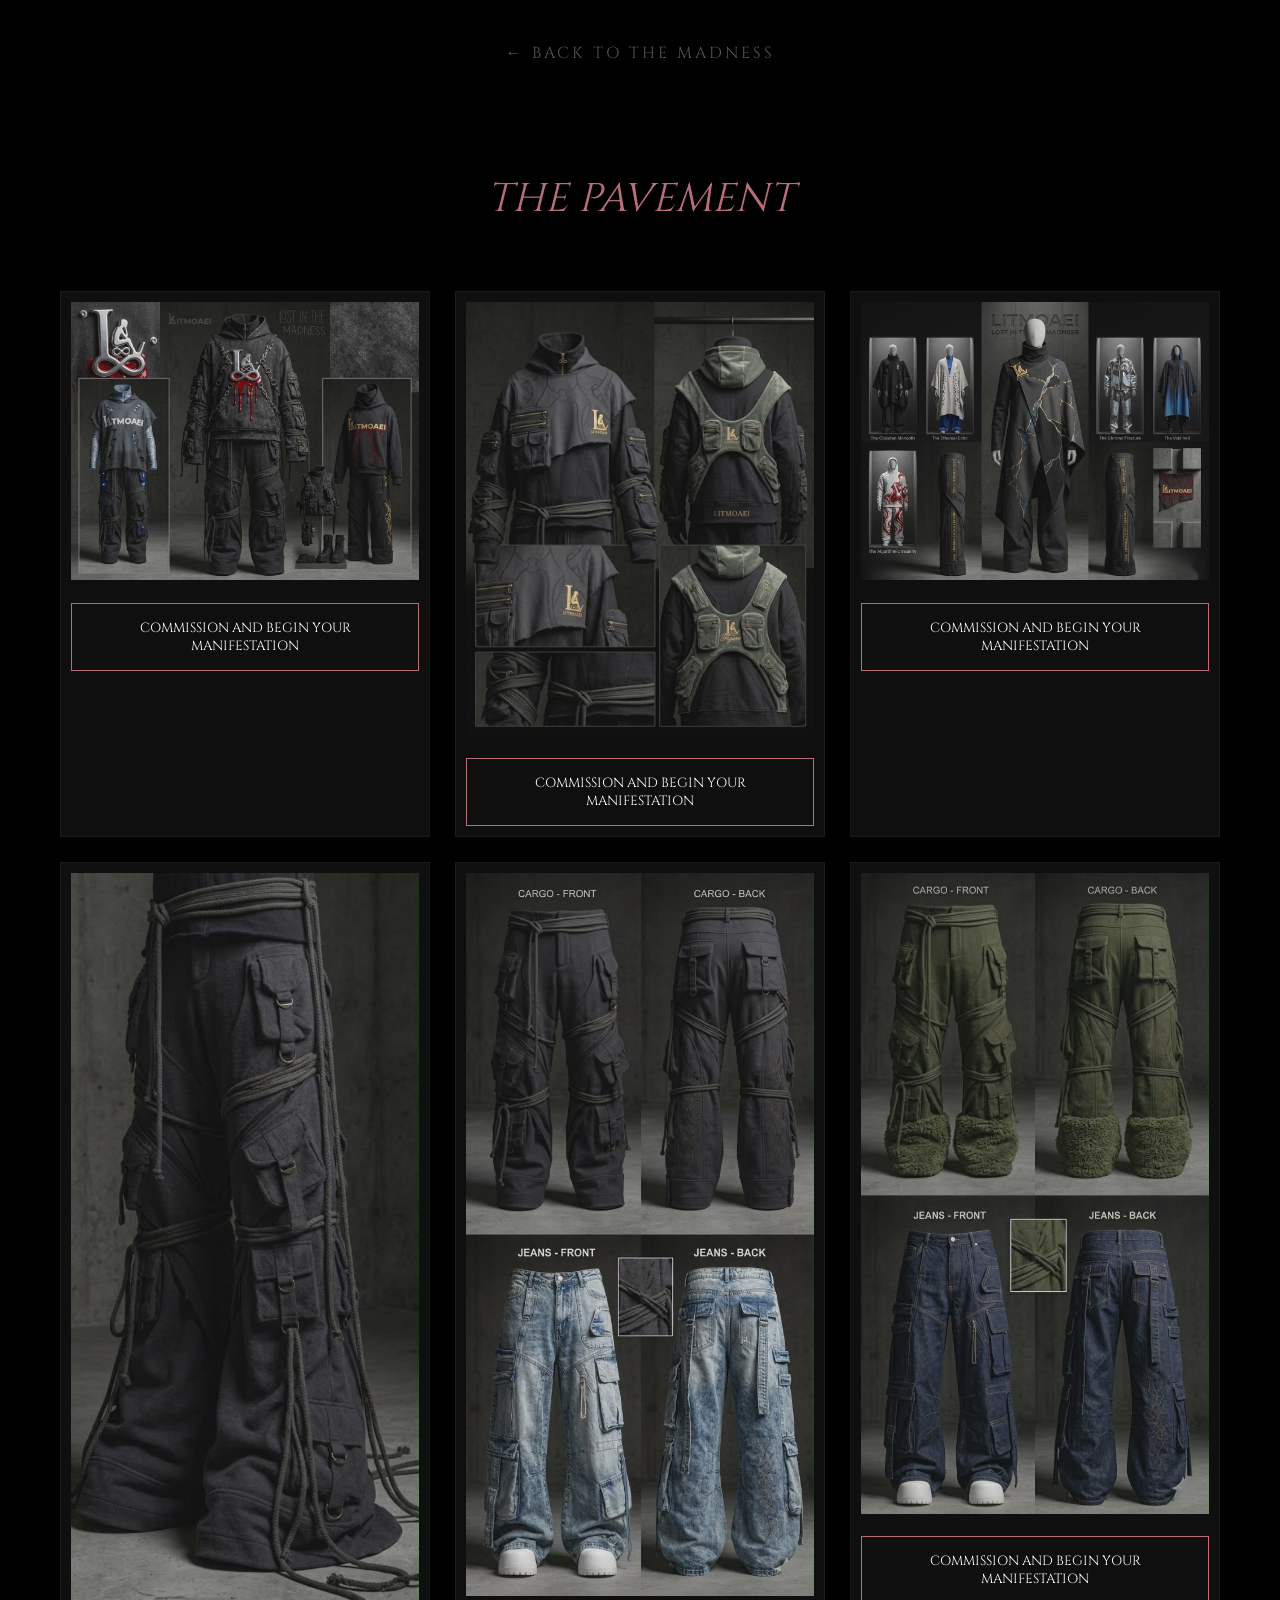
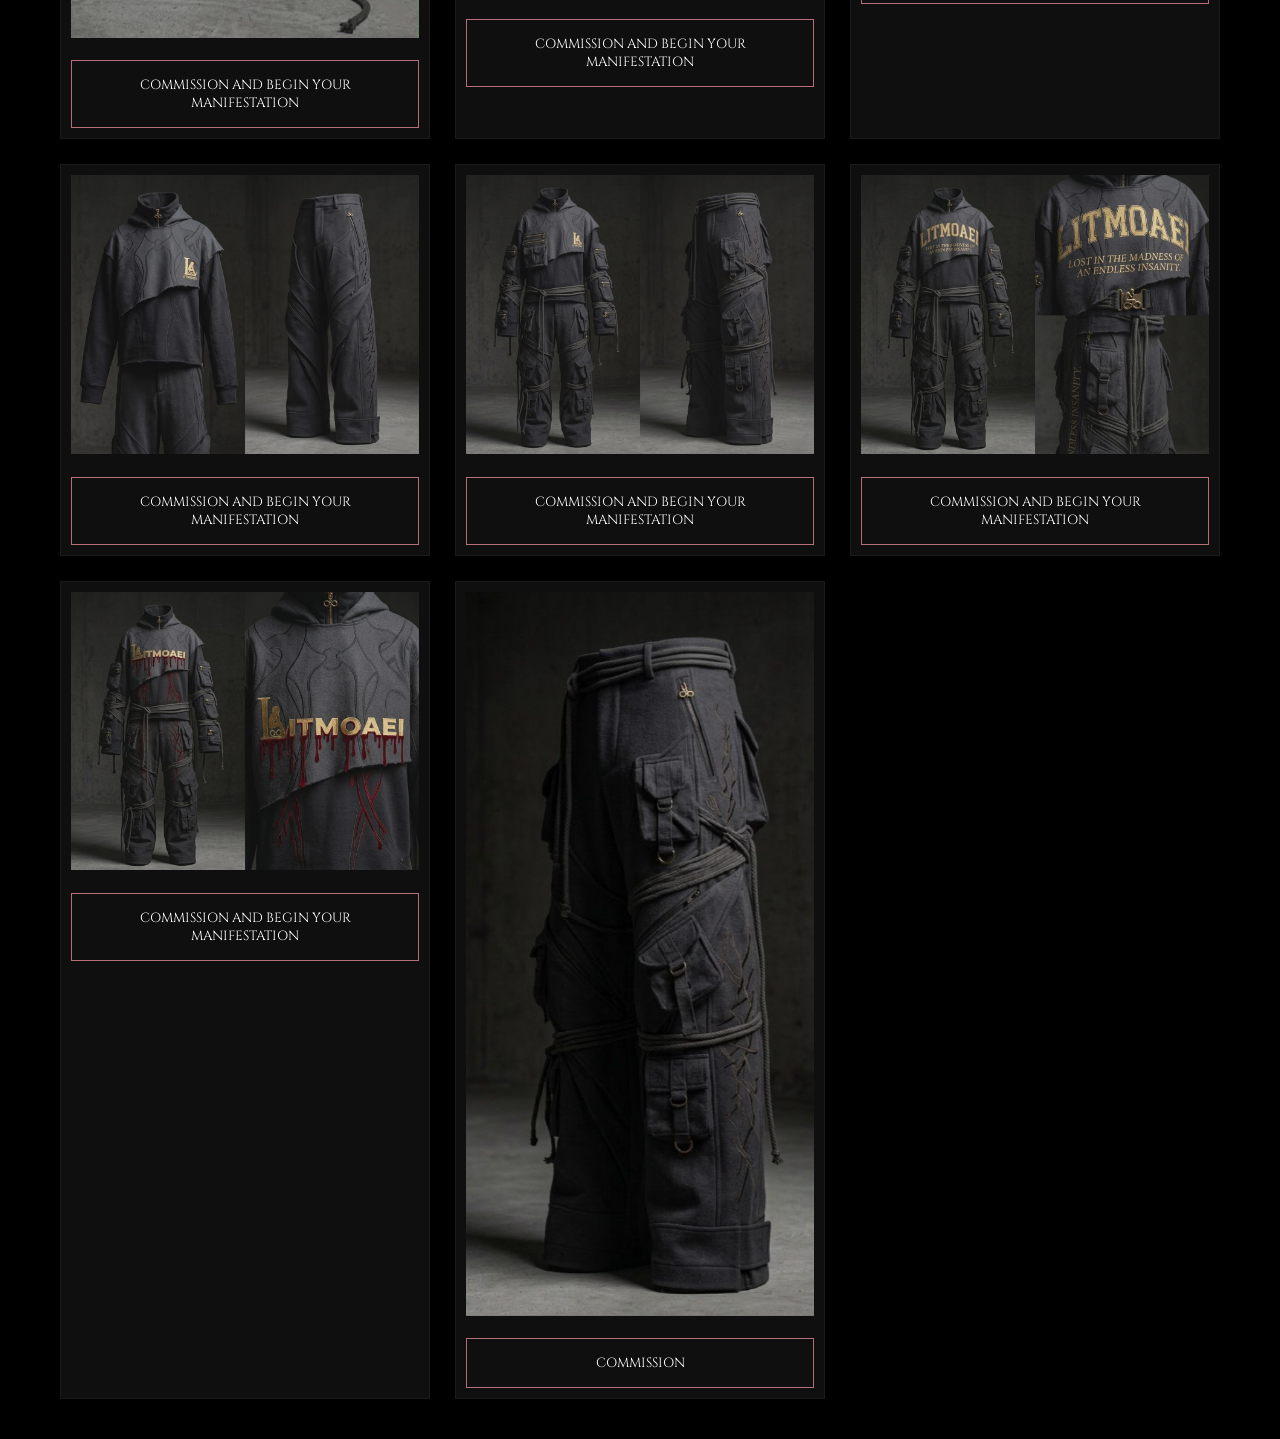
<file: the-pavement.html>
<!DOCTYPE html>
<html lang="en">
<head>
    <meta charset="UTF-8">
    <meta name="viewport" content="width=device-width, initial-scale=1.0">
    <title>THE PAVEMENT | LITMOAEI</title>
    <link href="https://fonts.googleapis.com/css2?family=Cinzel:wght@400;700;900&family=Montserrat:wght@100;200;400;700&display=swap" rel="stylesheet">
  
    <style>
        * { box-sizing: border-box; margin: 0; padding: 0; }
        body { background-color: #000; color: #fff; font-family: 'Montserrat', sans-serif; line-height: 1.6; }
        
        /* THE BACK LINK */
        .back-nav { padding: 40px 20px; text-align: center; }
        .back-nav a { color: #555; text-decoration: none; font-family: 'Cinzel', serif; font-size: 1rem; letter-spacing: 3px; transition: color 0.3s; }
        .back-nav a:hover { color: #b76e79; }

        /* CONTENT */
        .page-section { padding: 20px; text-align: center; }
        .statement-text { font-family: 'Cinzel', serif; font-size: 2.5rem; color: #b76e79; padding: 40px 20px; font-style: italic; }
        
        .gallery-wrap { display: grid; grid-template-columns: repeat(auto-fit, minmax(300px, 1fr)); gap: 25px; padding: 20px; max-width: 1200px; margin: 0 auto; }
        .gallery-item { background: #0f0f0f; border: 1px solid #1a1a1a; padding: 10px; }
        .gallery-item img { width: 100%; height: auto; }
        
        .btn-order { display: block; width: 100%; padding: 15px; border: 1px solid #b76e79; color: #fff; text-align: center; text-decoration: none; margin-top: 15px; cursor: pointer; background: transparent; font-family: 'Cinzel', serif; }
        .btn-order:hover { background: #b76e79; color: #000; }

        /* PAYMENT OVERLAY */
        .overlay-dimmer { display: none; position: fixed; top: 0; left: 0; width: 100%; height: 100%; background: rgba(0,0,0,0.98); z-index: 2000; overflow-y: auto; padding: 40px; }
        .payment-card { max-width: 900px; margin: 0 auto; border: 1px solid #b76e79; padding: 50px; background: #000; }
        .payment-grid { display: grid; grid-template-columns: 1fr 1fr; gap: 20px; margin-top: 20px; }
        .currency-block { border: 1px solid #222; padding: 20px; background: #0a0a0a; font-size: 0.9rem; }
        .qr-container { text-align: center; margin-top: 30px; border: 1px solid #222; padding: 20px; }
        .qr-img { width: 200px; height: 200px; background: #fff; margin: 10px auto; }
        .security-warning { color: #b76e79; border: 1px solid #b76e79; padding: 15px; margin-top: 20px; font-family: 'Cinzel'; }
    </style>
</head>
<body>

    <nav class="back-nav">
        <a href="index.html">← BACK TO THE MADNESS</a>
    </nav>

    <section class="page-section">
        <div class="statement-text">THE PAVEMENT</div>
        <div class="gallery-wrap">
            <div class="gallery-item"><img src="Pavement.jpg"><button class="btn-order" onclick="openOrder('Pavement')">COMMISSION AND BEGIN YOUR MANIFESTATION</button></div>
            <div class="gallery-item"><img src="Pavement 1.jpg"><button class="btn-order" onclick="openOrder('Pavement 1')">COMMISSION AND BEGIN YOUR MANIFESTATION</button></div>
            <div class="gallery-item"><img src="Pavement 2.jpg"><button class="btn-order" onclick="openOrder('Pavement 2')">COMMISSION AND BEGIN YOUR MANIFESTATION</button></div>
            <div class="gallery-item"><img src="Pavement 3.jpg"><button class="btn-order" onclick="openOrder('Pavement 3')">COMMISSION AND BEGIN YOUR MANIFESTATION</button></div>
            <div class="gallery-item"><img src="Pavement 4.jpg"><button class="btn-order" onclick="openOrder('Pavement 4')">COMMISSION AND BEGIN YOUR MANIFESTATION</button></div>
            <div class="gallery-item"><img src="Pavement 5.jpg"><button class="btn-order" onclick="openOrder('Pavement 5')">COMMISSION AND BEGIN YOUR MANIFESTATION</button></div>
            <div class="gallery-item"><img src="Pavement 6.jpg"><button class="btn-order" onclick="openOrder('Pavement 6')">COMMISSION AND BEGIN YOUR MANIFESTATION</button></div>
            <div class="gallery-item"><img src="Pavement 7.jpg"><button class="btn-order" onclick="openOrder('Pavement 7')">COMMISSION AND BEGIN YOUR MANIFESTATION</button></div>
            <div class="gallery-item"><img src="Pavement 8.jpg"><button class="btn-order" onclick="openOrder('Pavement 8')">COMMISSION AND BEGIN YOUR MANIFESTATION</button></div>
            <div class="gallery-item"><img src="Pavement 9.jpg"><button class="btn-order" onclick="openOrder('Pavement 9')">COMMISSION AND BEGIN YOUR MANIFESTATION</button></div>
            <div class="gallery-item"><img src="Pavement 10.jpg"><button class="btn-order" onclick="openOrder('Pavement 10')">COMMISSION</button></div>
        </div>
    </section>

    <div id="payment-overlay" class="overlay-dimmer">
        <button onclick="closeOrder()" style="float:right; background:none; border:none; color:#fff; cursor:pointer; font-size: 1.5rem;">CLOSE X</button>
        <div class="payment-card">
            <h2 style="font-family:Cinzel; color:#fff;">SECURE PAYMENT PROTOCOLS</h2>
            <div class="payment-grid">
                <div class="currency-block"><strong>USD Account:</strong><br>Bank: Lead Bank<br>Account: 211290637762<br>Routing: 101019644</div>
                <div class="currency-block"><strong>GBP Account:</strong><br>Bank: Clear Junction Ltd<br>Account: 42592550<br>Sort Code: 04-13-07</div>
            </div>
            <div class="qr-container">
                <strong>USDT (TRC20) PAYMENT:</strong>
                <div class="qr-img"><img src="ustd QR code.jpeg" alt="QR" style="width:100%; height:100%;"></div>
                <p>Address: TPGwSuiMSB2oYgL6JyKA9QHgPMZi4VjLX9</p>
                <div class="security-warning">⚠️ WARNING: ONLY SEND VIA THE TRC20 NETWORK.</div>
            </div>
            <h3 id="order-title" style="font-family:Cinzel; margin-top:20px;">COMMISSION YOUR PIECE</h3>
            <a id="ig-commission-link" href="https://www.instagram.com/rony_willz/" target="_blank" style="display:block; padding:20px; background:#b76e79; color:#000; text-decoration:none; font-family:'Cinzel'; font-weight:bold; margin-top:10px;">SEND SPECIFICATIONS</a>
        </div>
    </div>

    <script>
        function openOrder(pieceName) {
            document.getElementById('order-title').innerText = "COMMISSION: " + pieceName.toUpperCase();
            document.getElementById('payment-overlay').style.display = 'block';
        }
        function closeOrder() {
            document.getElementById('payment-overlay').style.display = 'none';
        }
    </script>
</body>
</html>
</file>
